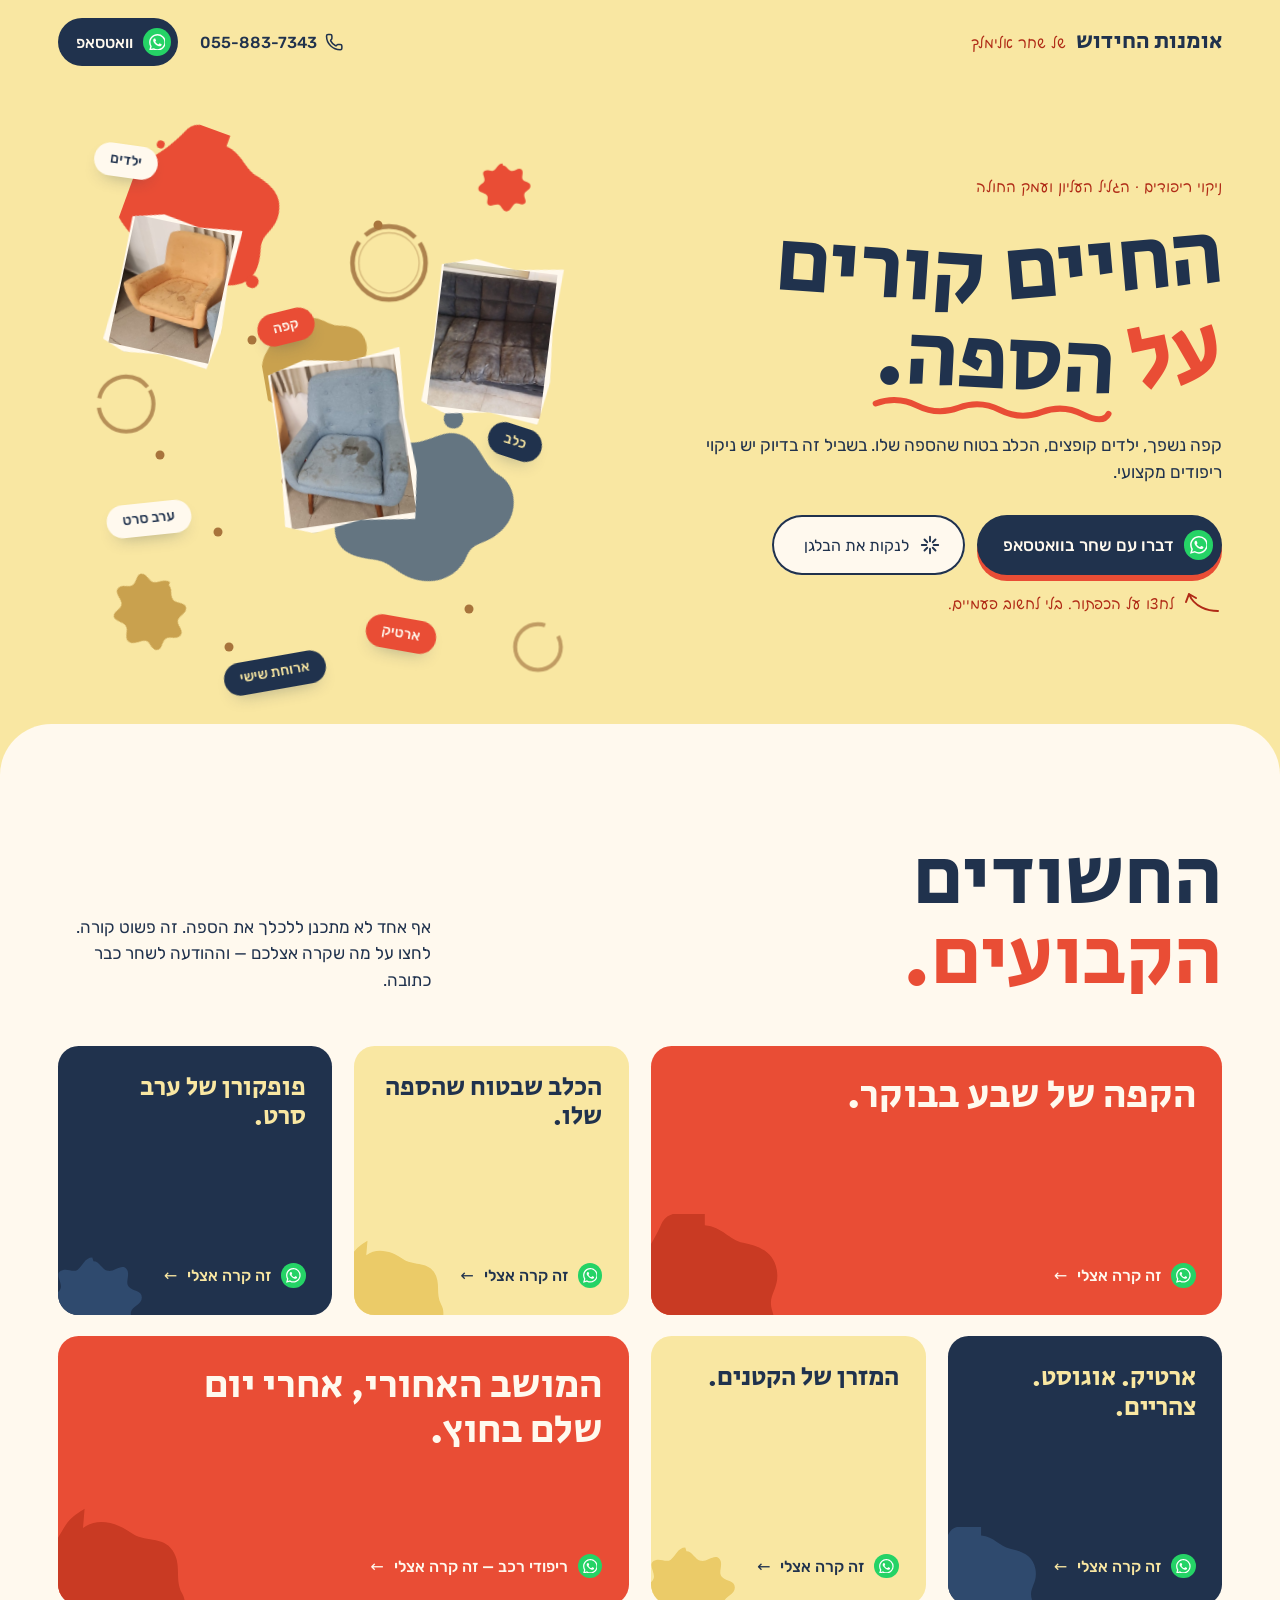
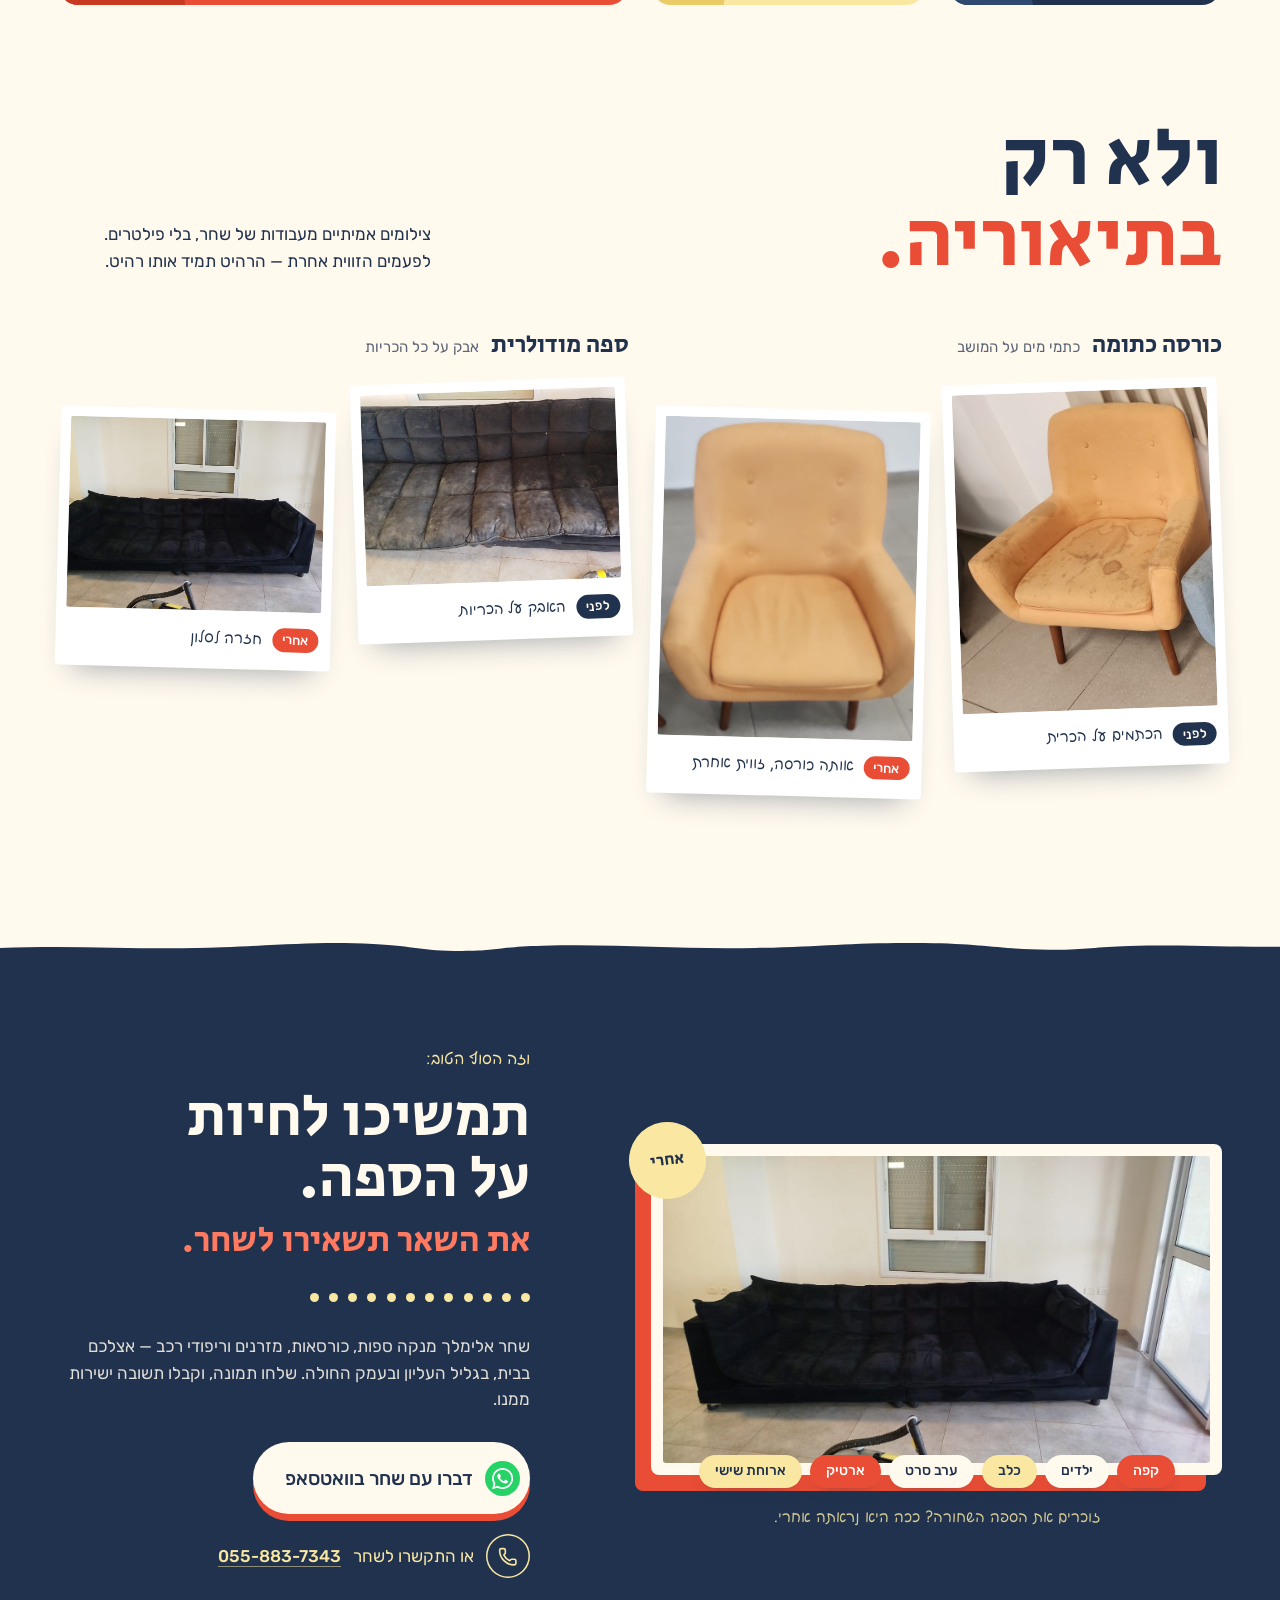
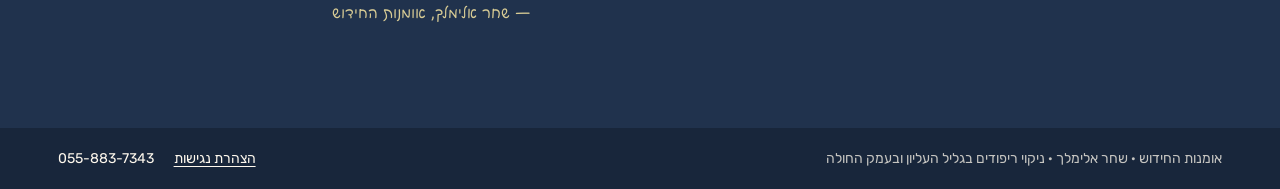
<file: index.html>
<!doctype html><html lang="he" dir="rtl"><head><meta charset="utf-8">
<meta name="viewport" content="width=device-width,initial-scale=1">
<title>אומנות החידוש — ניקוי ספות, כורסאות, מזרנים וריפודי רכב | שחר אלימלך</title>
<meta name="description" content="ניקוי ריפודים מקצועי אצלכם בבית, בגליל העליון ובעמק החולה: ספות, כורסאות, מזרנים וריפודי רכב. שלחו תמונה לשחר אלימלך בוואטסאפ.">
<meta name="theme-color" content="#F9E7A2">
<link rel="canonical" href="https://ilayelbaz2.github.io/omanut-hachidush/">
<link rel="icon" href="favicon.svg" type="image/svg+xml">
<link rel="apple-touch-icon" href="apple-touch-icon.png">
<meta property="og:type" content="website">
<meta property="og:locale" content="he_IL">
<meta property="og:title" content="אומנות החידוש — החיים קורים על הספה">
<meta property="og:description" content="ניקוי ריפודים מקצועי אצלכם בבית, בגליל העליון ובעמק החולה: ספות, כורסאות, מזרנים וריפודי רכב. שלחו תמונה לשחר אלימלך בוואטסאפ.">
<meta property="og:url" content="https://ilayelbaz2.github.io/omanut-hachidush/">
<meta property="og:image" content="https://ilayelbaz2.github.io/omanut-hachidush/og.jpg">
<meta property="og:image:width" content="1200">
<meta property="og:image:height" content="630">
<meta name="twitter:card" content="summary_large_image">
<link rel="preload" href="fonts/secular-one-hebrew-400-normal.woff2" as="font" type="font/woff2" crossorigin>
<link rel="preload" href="fonts/rubik-hebrew-400-normal.woff2" as="font" type="font/woff2" crossorigin>
<script type="application/ld+json">{"@context": "https://schema.org", "@type": "LocalBusiness", "name": "אומנות החידוש", "description": "ניקוי ריפודים מקצועי אצלכם בבית, בגליל העליון ובעמק החולה: ספות, כורסאות, מזרנים וריפודי רכב. שלחו תמונה לשחר אלימלך בוואטסאפ.", "telephone": "+972-55-883-7343", "url": "https://ilayelbaz2.github.io/omanut-hachidush/", "image": "https://ilayelbaz2.github.io/omanut-hachidush/og.jpg", "areaServed": [{"@type": "Place", "name": "הגליל העליון"}, {"@type": "Place", "name": "עמק החולה"}], "founder": {"@type": "Person", "name": "שחר אלימלך"}}</script>
<style>@font-face{font-display:swap;font-family:'Secular One';font-weight:400;src:url(fonts/secular-one-hebrew-400-normal.woff2) format('woff2')}
@font-face{font-display:swap;font-family:'Secular One';font-weight:400;src:url(fonts/secular-one-latin-400-normal.woff2) format('woff2')}
@font-face{font-display:swap;font-family:'Rubik';font-weight:400;src:url(fonts/rubik-hebrew-400-normal.woff2) format('woff2')}
@font-face{font-display:swap;font-family:'Rubik';font-weight:400;src:url(fonts/rubik-latin-400-normal.woff2) format('woff2')}
@font-face{font-display:swap;font-family:'Rubik';font-weight:500;src:url(fonts/rubik-hebrew-500-normal.woff2) format('woff2')}
@font-face{font-display:swap;font-family:'Rubik';font-weight:500;src:url(fonts/rubik-latin-500-normal.woff2) format('woff2')}
@font-face{font-display:swap;font-family:'Rubik';font-weight:600;src:url(fonts/rubik-hebrew-600-normal.woff2) format('woff2')}
@font-face{font-display:swap;font-family:'Rubik';font-weight:600;src:url(fonts/rubik-latin-600-normal.woff2) format('woff2')}
@font-face{font-display:swap;font-family:'Playpen Sans Hebrew';font-weight:400;src:url(fonts/playpen-sans-hebrew-hebrew-400-normal.woff2) format('woff2')}
@font-face{font-display:swap;font-family:'Playpen Sans Hebrew';font-weight:400;src:url(fonts/playpen-sans-hebrew-latin-400-normal.woff2) format('woff2')}
@font-face{font-display:swap;font-family:'Playpen Sans Hebrew';font-weight:600;src:url(fonts/playpen-sans-hebrew-hebrew-600-normal.woff2) format('woff2')}
@font-face{font-display:swap;font-family:'Playpen Sans Hebrew';font-weight:600;src:url(fonts/playpen-sans-hebrew-latin-600-normal.woff2) format('woff2')}
body{margin:0;background:#F9E7A2}
a{color:inherit}a:hover{color:inherit}
.cq{container-type:inline-size;container-name:lf;width:100%}
.lf,.lf *{box-sizing:border-box}
.lf img{display:block;max-width:none}
.lf button{font:inherit;color:inherit}
.lf{--bu:#F9E7A2;--to:#E94D35;--tod:#B02A16;--nv:#20324D;--cr:#FFF9EE;--wa:#25D366;--spr:cubic-bezier(.34,1.45,.55,1);--M:clamp(20px,4.5cqw,72px);--G:clamp(12px,1.7cqw,24px);--S:clamp(80px,9cqw,136px);--R:clamp(16px,1.6cqw,24px);background:var(--bu);color:var(--nv);font-family:'Rubik',system-ui,sans-serif;direction:rtl;overflow-x:clip;-webkit-font-smoothing:antialiased}
.hand{font-family:'Playpen Sans Hebrew','Rubik',cursive}
.grid12{display:grid;grid-template-columns:repeat(12,minmax(0,1fr));column-gap:var(--G)}

/* icons */
.wa-i{display:inline-flex;align-items:center;justify-content:center;width:1.75em;height:1.75em;border-radius:50%;background:var(--wa);color:#fff;flex:none}
.wa-i svg{width:60%;height:60%;display:block}
.ph-i{width:1.15em;height:1.15em;flex:none;display:block}

/* buttons */
.btn-wa{display:inline-flex;align-items:center;gap:.65em;text-decoration:none;font-weight:500;border-radius:999px;white-space:nowrap;transition:transform .45s var(--spr),box-shadow .3s}
.btn-wa.sm{min-height:48px;padding-block:0;padding-inline:7px 18px;font-size:16px;background:var(--nv);color:var(--cr)}
.btn-wa.lg{min-height:60px;padding-block:0;padding-inline:9px 26px;font-size:clamp(17px,1.3cqw,19px);background:var(--nv);color:var(--cr);box-shadow:0 6px 0 var(--to)}
.btn-wa.lg:hover{transform:translateY(-3px);box-shadow:0 9px 0 var(--to);color:var(--cr)}
.btn-wa.lg:active{transform:translateY(4px);box-shadow:0 2px 0 var(--to)}
.btn-wa.sm:hover{transform:scale(1.04);color:var(--cr)}
.btn-wa:focus-visible,.trig:focus-visible,.hd-tel:focus-visible,.tile:focus-visible,.call:focus-visible,.mbar a:focus-visible{outline:3px solid var(--to);outline-offset:4px}

/* header */
.hd{display:flex;justify-content:space-between;align-items:center;gap:16px;padding:18px var(--M)}
.brand{display:flex;align-items:baseline;gap:10px;text-decoration:none}
.brand b{font-family:'Secular One',sans-serif;font-weight:400;font-size:clamp(21px,1.8cqw,26px);line-height:1}
.brand .hand{font-size:15px;color:var(--tod)}
.hd-act{display:flex;align-items:center;gap:8px}
.hd-tel{display:inline-flex;align-items:center;gap:8px;min-height:48px;padding:0 14px;border-radius:999px;text-decoration:none;font-weight:500;font-size:16px;transition:background .3s}
.hd-tel:hover{background:rgba(32,50,77,.08)}
.hd-tel .num{direction:ltr}

/* ===== HERO ===== */
.hero{position:relative;padding-inline:var(--M);min-height:clamp(600px,50cqw,760px);--px:0;--py:0;--sx:50;--sy:-20}
.hero-t{grid-column:1 / span 6;align-self:center;position:relative;z-index:20;padding-block:40px 56px}
.eyebrow{margin:0 0 18px;font-size:clamp(15px,1.15cqw,17px);color:var(--tod)}
.hero h1{margin:0;font-family:'Secular One',sans-serif;font-weight:400;font-size:min(7.1cqw,106px);line-height:1.04;letter-spacing:-.01em}
.w{display:inline-block;transform:rotate(var(--wr)) translateY(var(--wy));transition:transform .9s var(--spr)}
.w1{--wr:-5deg;--wy:0em}.w2{--wr:4deg;--wy:.06em}.w3{--wr:-12deg;--wy:-.04em;color:var(--to)}.w4{--wr:3deg;--wy:.03em;position:relative}
.tidy .w{--wr:0deg;--wy:0em}
.w4 svg{position:absolute;right:0;left:0;bottom:-.1em;width:100%;height:.2em;overflow:visible}
.w4 .sq,.w4 .st{fill:none;stroke:var(--to);stroke-width:6;stroke-linecap:round;vector-effect:non-scaling-stroke}
.w4 .sq{transition:opacity .35s}
.w4 .st{stroke-dasharray:1000;stroke-dashoffset:1000;transition:stroke-dashoffset .9s .45s cubic-bezier(.7,0,.2,1)}
.tidy .w4 .sq{opacity:0}.tidy .w4 .st{stroke-dashoffset:0}
.swap{display:grid}
.swap>*{grid-area:1/1;transition:opacity .35s}
.swap>.b{opacity:0;visibility:hidden}
.tidy .swap>.a{opacity:0;visibility:hidden}
.tidy .swap>.b{opacity:1;visibility:visible}
.sub{margin:26px 0 0;max-width:31em;font-size:clamp(17px,1.35cqw,20px);line-height:1.55}
.ctas{display:flex;flex-wrap:wrap;align-items:center;gap:12px;margin-top:30px}
.trig{all:unset;box-sizing:border-box;cursor:pointer;display:inline-flex;align-items:center;gap:10px;min-height:60px;padding:0 24px;border-radius:999px;background:var(--cr);color:var(--nv);font-weight:500;font-size:clamp(17px,1.3cqw,19px);box-shadow:inset 0 0 0 2px var(--nv);transition:transform .45s var(--spr)}
.trig:hover{transform:rotate(-3deg) scale(1.04)}
.trig .spark{width:22px;height:22px;flex:none;transition:transform .8s var(--spr)}
.tidy .trig .spark{transform:rotate(180deg)}
.trig .swap{white-space:nowrap}
.note{display:flex;align-items:flex-start;gap:8px;margin:18px 0 0;font-size:clamp(15px,1.1cqw,17px);color:var(--tod)}
.note svg{width:40px;height:26px;flex:none;margin-top:-4px}

/* playground */
.play{grid-column:7 / span 6;position:relative;align-self:stretch;min-height:520px}
.ce{position:absolute;z-index:var(--z,3);left:calc(var(--x0) * 1%);top:calc(var(--y0) * 1%);width:var(--w,auto);transform:translate(-50%,-50%) rotate(calc(var(--r0,0) * 1deg)) scale(var(--s0,1));opacity:var(--o0,1);--dl:calc(var(--i) * 30ms);transition:left 1.05s var(--spr) var(--dl),top 1.05s var(--spr) var(--dl),transform 1.05s var(--spr) var(--dl),opacity .4s ease calc(var(--dl) + .3s)}
.tidy .ce{left:calc(var(--x1) * 1%);top:calc(var(--y1) * 1%);transform:translate(var(--ax1,-50%),-50%) rotate(calc(var(--r1,0) * 1deg)) scale(var(--s1,1));opacity:var(--o1,1)}
.tidy .ce.suck{left:calc(var(--sx) * 1%);top:calc(var(--sy) * 1%);transition-timing-function:cubic-bezier(.6,0,.8,.3);transition-duration:.7s,.7s,.7s,.2s;--o1:0;--s1:0}
.pz{display:block;transform:translate(calc(var(--px) * var(--d,12) * 1px),calc(var(--py) * var(--d,12) * 1px));transition:transform .5s cubic-bezier(.2,.8,.2,1)}
.tidy .pz{transform:none}
.wob{display:block;animation:wob 2.3s ease-in-out 2 alternate;animation-delay:calc(var(--i) * -.7s)}
.tidy .wob{animation:none}
@keyframes wob{0%{transform:rotate(-3deg)}100%{transform:rotate(3deg) translateY(-6px)}}
.ct{display:block;animation:drop .9s var(--spr) both;animation-delay:calc(.2s + var(--i) * 40ms)}
@keyframes drop{from{transform:translateY(-220px) rotate(-24deg);opacity:0}to{transform:none;opacity:1}}
.stn{display:block;mix-blend-mode:multiply}
.stn svg,.rng svg{display:block;width:100%;height:auto}
.stn.c1{color:var(--to)}.stn.c2{color:#3F5878}.stn.c3{color:#C9A14E}
.rng{display:block;color:#9C6B3A}
.crm{display:block;width:9px;height:9px;border-radius:50%;background:#A8743C}
.stk{display:inline-block;white-space:nowrap;padding:8px 16px;border-radius:999px;background:var(--cr);font-weight:500;font-size:clamp(14px,1.1cqw,16px);line-height:1.2;box-shadow:0 8px 18px -10px rgba(32,50,77,.45)}
.stk.t{background:var(--to);color:var(--cr)}
.stk.n{background:var(--nv);color:var(--bu)}
.ce.cardw{width:auto;height:var(--h,76%);aspect-ratio:1320/1920}
.card{position:relative;display:block;width:100%;height:100%;background:var(--cr);padding:10px;border-radius:8px;box-shadow:0 0 0 var(--to),0 30px 50px -30px rgba(32,50,77,.6);transition:box-shadow .6s ease .55s}
.tidy .card{box-shadow:-16px 16px 0 var(--to),0 30px 50px -30px rgba(32,50,77,.6)}
.card img{width:100%;height:100%;object-fit:cover;border-radius:3px}
.frg{position:relative;display:block;aspect-ratio:4/5;background:var(--cr);padding:6px;box-shadow:0 14px 26px -14px rgba(32,50,77,.55);clip-path:polygon(3% 6%,30% 0%,62% 4%,100% 0%,97% 40%,100% 72%,94% 100%,55% 96%,20% 100%,0% 94%,4% 52%);transition:clip-path 1s var(--spr) var(--dl),padding .6s ease var(--dl)}
.frg img{width:100%;height:100%;object-fit:cover}
.frg.pol .lb{position:absolute;left:0;right:0;bottom:4px;text-align:center;font-size:14px;line-height:1.3;opacity:0;transition:opacity .4s 1s}
.tidy .frg.pol{clip-path:polygon(0% 0%,30% 0%,62% 0%,100% 0%,100% 40%,100% 72%,100% 100%,55% 100%,20% 100%,0% 100%,0% 52%);padding:6px 6px 26px}
.tidy .frg.pol .lb{opacity:1}
.bdg{display:flex;align-items:center;justify-content:center;width:100%;aspect-ratio:1;border-radius:50%;background:var(--nv);color:var(--bu);font-family:'Secular One',sans-serif;font-size:clamp(15px,1.3cqw,19px)}

/* ===== SECTION SHELL ===== */
.paper{background:var(--cr);border-radius:clamp(28px,4cqw,56px) clamp(28px,4cqw,56px) 0 0;padding:var(--S) var(--M) calc(var(--S) * 1.35)}
.sh{align-items:end;margin-bottom:clamp(32px,3.6cqw,56px)}
.sh h2{grid-column:1 / span 7;margin:0;font-family:'Secular One',sans-serif;font-weight:400;font-size:min(6.4cqw,92px);line-height:.98}
.sh h2 span{color:var(--to)}
.sh p{grid-column:9 / span 4;margin:0;font-size:clamp(17px,1.3cqw,19px);line-height:1.55;padding-bottom:.4em}

/* tiles */
.tiles{display:grid;grid-template-columns:repeat(12,minmax(0,1fr));gap:var(--G);grid-auto-rows:clamp(240px,21cqw,300px)}
.tile{position:relative;display:flex;flex-direction:column;justify-content:space-between;gap:16px;padding:clamp(20px,2.1cqw,32px);border-radius:var(--R);text-decoration:none;overflow:hidden;isolation:isolate;transition:transform .5s var(--spr)}
.tile.wide{grid-column:span 6}.tile.small{grid-column:span 3}
.tile:hover,.tile:focus-visible{transform:rotate(-1deg) scale(1.015)}
.tile.k1{background:var(--to);color:var(--cr)}
.tile.k2{background:var(--bu);color:var(--nv)}
.tile.k3{background:var(--nv);color:var(--bu)}
.tile h3{position:relative;z-index:1;margin:0;font-family:'Secular One',sans-serif;font-weight:400;font-size:clamp(23px,2.05cqw,31px);line-height:1.12;max-width:13em}
.tile.wide h3{font-size:clamp(28px,3.1cqw,46px);max-width:12em}
.tile .go{position:relative;z-index:1;display:inline-flex;align-items:center;gap:10px;font-size:16px;font-weight:500;align-self:flex-start}
.tile .go .wa-i{font-size:14px}
.tile .go .ar{transition:transform .4s var(--spr)}
.tile:hover .go .ar{transform:translateX(-6px)}
.tile .sv{position:absolute;z-index:0;left:-9%;bottom:-16%;width:44%;transition:transform .8s var(--spr)}
.tile.wide .sv{width:28%;left:-4%;bottom:-22%}
.tile .sv svg{display:block;width:100%;height:auto}
.tile.k1 .sv{color:#C93A23}.tile.k2 .sv{color:#EBCB68}.tile.k3 .sv{color:#2F4A6E}
.tile:hover .sv,.tile:focus-visible .sv{transform:scale(.12) rotate(120deg)}
.tile .hint{position:absolute;z-index:1;left:clamp(20px,2.1cqw,32px);bottom:clamp(22px,2.3cqw,34px);font-size:14px;opacity:0;transform:translateY(6px);transition:opacity .35s,transform .45s var(--spr)}
.tile:hover .hint,.tile:focus-visible .hint{opacity:1;transform:none}

/* proof */
.proof{padding-top:var(--S)}
.pairs{row-gap:clamp(48px,5cqw,72px)}
.pair{grid-column:span 6}
.pair h3{margin:0 0 18px;display:flex;align-items:baseline;gap:12px;font-family:'Secular One',sans-serif;font-weight:400;font-size:clamp(22px,1.9cqw,28px)}
.pair h3 small{font-family:'Rubik',sans-serif;font-size:15px;color:#5A6577}
.duo{display:grid;grid-template-columns:1fr 1fr;gap:var(--G);align-items:start}
.pc{margin:0;background:#fff;padding:10px 10px 0;border-radius:4px;box-shadow:0 18px 30px -18px rgba(32,50,77,.45);transform:rotate(var(--r));transition:transform .5s var(--spr)}
.pc:hover{transform:rotate(0) scale(1.03)}
.pc.af{margin-top:28px}
.pc img{width:100%;aspect-ratio:var(--ar,4/5);object-fit:cover;object-position:var(--op,50% 50%);border-radius:2px}
.pc figcaption{display:flex;align-items:center;gap:10px;min-height:58px;padding:10px 2px 12px;font-size:15px;line-height:1.35}
.pc figcaption b{flex:none;font-family:'Rubik',sans-serif;font-weight:500;font-size:13px;padding:3px 10px;border-radius:999px;background:var(--nv);color:var(--cr)}
.pc.af figcaption b{background:var(--to);color:#fff}

/* ===== FINALE ===== */
.fin{position:relative;margin-top:0;background:var(--nv);color:var(--cr);padding:clamp(72px,7.5cqw,120px) var(--M) clamp(80px,8cqw,128px);--sp:1}
.spill{position:absolute;left:0;right:0;bottom:calc(100% - 2px);height:clamp(56px,7cqw,120px);transform-origin:50% 100%;transform:scaleY(calc(.15 + var(--sp) * .85));pointer-events:none}
.spill svg{display:block;width:100%;height:100%}
.fin-grid{align-items:center;row-gap:0}
.fin-photo{grid-column:1 / span 6;grid-row:1 / span 2;position:relative}
.fin-top{grid-column:8 / span 5;grid-row:1;align-self:end}
.fin-bot{grid-column:8 / span 5;grid-row:2;align-self:start}
.kick{margin:0 0 16px;font-size:clamp(16px,1.25cqw,18px);color:var(--bu)}
.fin h2{margin:0;font-family:'Secular One',sans-serif;font-weight:400;font-size:min(4.6cqw,68px);line-height:1.04}
.fw{display:block;overflow:hidden;padding-bottom:.08em;margin-bottom:-.08em}
.fw>span{display:inline-block;transition:transform .9s var(--spr);transition-delay:calc(.5s + var(--k) * 110ms)}
.lead{margin:12px 0 0;font-family:'Secular One',sans-serif;font-size:min(2.7cqw,40px);line-height:1.15;color:#FF7A61;transition:opacity .6s 1s,transform .8s var(--spr) 1s}
.stitch{display:flex;align-items:center;gap:clamp(8px,.8cqw,12px);margin:26px 0 0;height:20px}
.dot{position:relative;width:9px;height:9px;flex:none;transition:transform 1s var(--spr);transition-delay:calc(var(--k) * 45ms)}
.dot::after{content:"";position:absolute;inset:0;border-radius:50%;background:var(--bu);transition:opacity .3s;transition-delay:calc(.6s + var(--k) * 45ms)}
.dot svg{position:absolute;left:50%;top:50%;width:900%;height:auto;transform:translate(-50%,-50%);color:var(--to);opacity:0;transition:opacity .4s;transition-delay:calc(.3s + var(--k) * 45ms)}
.fin-sub{margin:26px 0 0;max-width:32em;font-size:clamp(17px,1.3cqw,19px);line-height:1.55;color:rgba(255,249,238,.86)}
.fin-cta{margin-top:30px;display:flex;flex-direction:column;align-items:flex-start;gap:18px}
.btn-wa.xl{min-height:72px;padding-block:0;padding-inline:10px 32px;font-size:clamp(18px,1.5cqw,22px);background:var(--cr);color:var(--nv);box-shadow:0 7px 0 var(--to);transition:transform .7s var(--spr),box-shadow .3s,opacity .5s}
.btn-wa.xl .wa-i{font-size:1.05em}
.btn-wa.xl:hover{transform:translateY(-3px) scale(1.02);box-shadow:0 10px 0 var(--to);color:var(--nv)}
.btn-wa.xl:active{transform:translateY(4px);box-shadow:0 3px 0 var(--to)}
.call{display:inline-flex;align-items:center;gap:12px;min-height:48px;text-decoration:none;color:var(--bu);font-size:17px}
.call .ci{display:inline-flex;align-items:center;justify-content:center;width:44px;height:44px;border-radius:50%;box-shadow:inset 0 0 0 1.5px var(--bu);transition:background .3s,color .3s}
.call:hover{color:var(--bu)}
.call:hover .ci{background:var(--bu);color:var(--nv)}
.call .num{direction:ltr;font-weight:500;border-bottom:1.5px solid rgba(249,231,162,.5)}
.sig{margin:22px 0 0;font-size:15px;color:rgba(249,231,162,.85)}
.frame{position:relative;background:var(--cr);padding:12px;border-radius:8px;box-shadow:-16px 16px 0 var(--to);transition:transform 1.1s var(--spr),opacity .6s,box-shadow .6s ease .7s}
.frame img{width:100%;aspect-ratio:1320/741;object-fit:cover;border-radius:3px}
.frame .bdg2{position:absolute;top:-22px;left:-22px;width:clamp(64px,6cqw,84px);aspect-ratio:1;border-radius:50%;background:var(--bu);color:var(--nv);display:flex;align-items:center;justify-content:center;font-family:'Secular One',sans-serif;font-size:clamp(15px,1.3cqw,19px);transform:rotate(-8deg);transition:transform .7s var(--spr) .9s}
.tags{position:relative;z-index:2;display:flex;flex-wrap:wrap;justify-content:center;gap:8px;margin:-20px 24px 0;padding:0}
.tags .stk{color:var(--nv)}
.tags .stk.t{color:#fff}
.tags .stk.n{background:var(--bu);color:var(--nv)}
.tags .stk{transition:transform 1s var(--spr);transition-delay:calc(.15s + var(--k) * 60ms)}
.fcap{margin:18px 0 0;text-align:center;font-size:15px;color:rgba(249,231,162,.85)}
.ffoot{display:flex;flex-wrap:wrap;justify-content:space-between;gap:10px 24px;padding:22px var(--M);background:#18263B;color:rgba(255,249,238,.75);font-size:14px}
.ffoot a{text-decoration:none;direction:ltr;color:var(--cr)}

/* finale: pre-state (only with JS) */
.js .fin:not(.go) .frame{transform:rotate(7deg) scale(.86) translateY(30px);opacity:0;box-shadow:0 0 0 var(--to)}
.js .fin:not(.go) .bdg2{transform:rotate(-8deg) scale(0)}
.js .fin:not(.go) .tags .stk{transform:translate(var(--fx),var(--fy)) rotate(var(--fr))}
.js .fin:not(.go) .dot{transform:translate(var(--fx),var(--fy)) scale(1.6)}
.js .fin:not(.go) .dot svg{opacity:.9}
.js .fin:not(.go) .dot::after{opacity:0}
.js .fin:not(.go) .fw>span{transform:translateY(108%) rotate(5deg)}
.js .fin:not(.go) .lead{opacity:0;transform:translateY(16px)}
.js .fin:not(.go) .fin-sub,.js .fin:not(.go) .call,.js .fin:not(.go) .sig{opacity:0;transform:translateY(14px)}
.js .fin:not(.go) .btn-wa.xl{opacity:0;transform:scale(.7)}
.fin-sub,.call,.sig{transition:opacity .6s,transform .7s var(--spr)}
.fin-sub{transition-delay:1.15s}.call{transition-delay:1.45s}.sig{transition-delay:1.6s}
.fin.go .btn-wa.xl{transition-delay:1.3s,0s,1.3s}
.fin.go .btn-wa.xl .wa-i{animation:wig .8s ease 2.1s 1 both}
@keyframes wig{0%,100%{transform:rotate(0)}25%{transform:rotate(-14deg)}50%{transform:rotate(10deg)}75%{transform:rotate(-6deg)}}

/* reveal */
.js [data-rv]{opacity:0;transform:translateY(24px);transition:opacity .8s ease,transform .9s var(--spr);transition-delay:var(--dly,0s)}
.js [data-rv].in{opacity:1;transform:none}
.js .tile[data-rv].in:hover{transform:rotate(-1deg) scale(1.015)}

/* mobile bar */
.mbar{display:none}

/* ===== STACKED (tablet + phone) ===== */
@container lf (max-width:900px){
.hero{display:block;min-height:0}
.hero-t{padding-block:24px 30px}
.hero h1{font-size:min(14.2cqw,104px)}
.play{height:min(150cqw,820px);min-height:0}
.ce{left:calc(var(--mx0,var(--x0)) * 1%);top:calc(var(--my0,var(--y0)) * 1%);width:var(--mw,var(--w,auto))}
.tidy .ce{left:calc(var(--mx1,var(--x1)) * 1%);top:calc(var(--my1,var(--y1)) * 1%);transform:translate(var(--max1,-50%),-50%) rotate(calc(var(--r1,0) * 1deg)) scale(var(--ms1,var(--s1,1)))}
.ce.cardw{height:var(--mh,60%);width:auto}
.ce.dsk{display:none}
.sh h2,.sh p{grid-column:1 / -1}
.sh p{margin-top:16px}
.sh h2{font-size:min(12.5cqw,88px)}
.tiles{grid-template-columns:repeat(2,minmax(0,1fr));grid-auto-rows:minmax(200px,auto)}
.tile.wide{grid-column:span 2}.tile.small{grid-column:span 1}
.tile.wide .sv{width:30%}
.pair{grid-column:1 / -1}
.fin-photo,.fin-top,.fin-bot{grid-column:1 / -1;grid-row:auto}
.fin-photo{margin:40px 0 0}
.fin-bot{margin-top:28px}
.fin h2{font-size:min(11.5cqw,76px)}
.lead{font-size:min(6.6cqw,40px)}
.mbar{display:flex;gap:8px;position:sticky;bottom:0;z-index:50;margin-top:-76px;height:76px;align-items:center;padding:10px var(--M) 12px;background:var(--bu);box-shadow:0 -10px 24px -16px rgba(32,50,77,.35);transition:transform .4s cubic-bezier(.2,.8,.2,1)}
.lf.atend .mbar{transform:translateY(110%)}
.mbar a{display:inline-flex;align-items:center;justify-content:center;gap:10px;min-height:54px;border-radius:999px;text-decoration:none;font-weight:500;font-size:16px;white-space:nowrap}
.mbar .w{flex:1;background:var(--nv);color:var(--cr);padding-inline:6px 14px}
.mbar .p{padding:0 18px;background:var(--cr);color:var(--nv);box-shadow:inset 0 0 0 1.5px var(--nv)}
.ffoot{padding-bottom:96px}
}
@container lf (max-width:560px){
.hd{padding:14px var(--M)}
.brand .hand,.hd-tel .num,.btn-wa.sm .t{display:none}
.hd-tel{width:48px;padding:0;justify-content:center;box-shadow:inset 0 0 0 1.5px var(--nv)}
.btn-wa.sm{padding:0 7px}
.eyebrow{font-size:15px;margin-bottom:14px}
.sub{font-size:17px;margin-top:20px}
.ctas{gap:10px;margin-top:24px}
.ctas .btn-wa.lg,.ctas .trig{width:100%;justify-content:center}
.ctas .btn-wa.lg{padding-inline:8px 20px}
.note{margin-top:14px}
.stk{font-size:14px;padding:7px 13px}
.tile{padding:18px;gap:12px}
.tile.small{min-height:220px}
.tile h3{font-size:20px}
.tile .go{font-size:14px;white-space:nowrap;gap:8px}
.tile.small .go .ar{display:none}
.tile.wide h3{font-size:24px}
.tile .sv{width:52%;bottom:-12%}
.tile .hint{display:none}
.pc{padding:7px 7px 0}
.pc.af{margin-top:18px}
.pc figcaption{min-height:62px;padding:8px 0 10px;font-size:13.5px;flex-direction:column;align-items:flex-start;gap:6px}
.pc figcaption b{font-size:12px;padding:2px 9px}
.pair h3{flex-direction:column;gap:4px}
.tags{margin:-18px 0 0;gap:8px 6px;display:grid;grid-template-columns:repeat(3,auto);justify-content:center}
.btn-wa.xl{width:100%;justify-content:center;min-height:64px;padding-inline:8px 18px;font-size:18px}
.frame{padding:8px;box-shadow:-10px 10px 0 var(--to)}
.frame .bdg2{top:-16px;left:-10px}
}

/* reduced motion */
.rm *,.rm *::before,.rm *::after{animation:none !important;transition-duration:.01ms !important;transition-delay:0s !important}

@media (hover:none){.trig:hover{transform:none}.js .tile[data-rv].in:hover,.tile:hover{transform:none}.pc:hover{transform:rotate(var(--r))}.btn-wa.lg:hover,.btn-wa.xl:hover,.btn-wa.sm:hover{transform:none}.tile:hover .sv{transform:none}}

.bdg-in{position:absolute;top:calc(clamp(60px,6cqw,84px) / -2.6);left:calc(clamp(60px,6cqw,84px) / -2.6);width:clamp(60px,6cqw,84px);aspect-ratio:1;border-radius:50%;background:var(--nv);color:var(--bu);display:flex;align-items:center;justify-content:center;font-family:'Secular One',sans-serif;font-size:clamp(15px,1.3cqw,19px);box-shadow:0 0 0 5px var(--bu),0 0 0 7px #A8743C;transform:rotate(-8deg) scale(0);transition:transform .6s var(--spr) .85s}
.tidy .bdg-in{transform:rotate(-8deg) scale(1)}
.tidy .ce.pol-ce{left:calc(var(--tx,88) * 1%);top:calc(var(--ty,78) * 1%)}
.tags{justify-items:center}

.skip{position:absolute;top:-100px;right:16px;z-index:200;padding:12px 18px;border-radius:999px;background:var(--nv);color:var(--cr);text-decoration:none;font-weight:500}
.skip:focus{top:12px;color:var(--cr)}
.ffoot .acc{color:var(--cr);text-decoration:underline;text-underline-offset:3px;direction:rtl}
</style></head><body>
<div class="cq"><div class="lf" data-root="1">
<a class="skip" href="#main">דילוג לתוכן הראשי</a>

<header class="hd">
<a class="brand" href="#top"><b>אומנות החידוש</b><span class="hand">של שחר אלימלך</span></a>
<div class="hd-act">
<a class="hd-tel" href="tel:+972558837343" aria-label="התקשרו לשחר: 055-883-7343"><svg class="ph-i" viewBox="0 0 24 24" fill="none" stroke="currentColor" stroke-width="2" stroke-linecap="round" stroke-linejoin="round" aria-hidden="true"><path d="M13.832 16.568a1 1 0 0 0 1.213-.303l.355-.465A2 2 0 0 1 17 15h3a2 2 0 0 1 2 2v3a2 2 0 0 1-2 2A18 18 0 0 1 2 4a2 2 0 0 1 2-2h3a2 2 0 0 1 2 2v3a2 2 0 0 1-.8 1.6l-.468.351a1 1 0 0 0-.292 1.233 14 14 0 0 0 6.392 6.384"></path></svg><span class="num">055-883-7343</span></a>
<a class="btn-wa sm" href="https://wa.me/972558837343" aria-label="דברו עם שחר בוואטסאפ"><span class="wa-i" aria-hidden="true"><svg viewBox="0 0 24 24"><path fill="currentColor" d="M17.472 14.382c-.297-.149-1.758-.867-2.03-.967-.273-.099-.471-.148-.67.15-.197.297-.767.966-.94 1.164-.173.199-.347.223-.644.075-.297-.15-1.255-.463-2.39-1.475-.883-.788-1.48-1.761-1.653-2.059-.173-.297-.018-.458.13-.606.134-.133.298-.347.446-.52.149-.174.198-.298.298-.497.099-.198.05-.371-.025-.52-.075-.149-.669-1.612-.916-2.207-.242-.579-.487-.5-.669-.51-.173-.008-.371-.01-.57-.01-.198 0-.52.074-.792.372-.272.297-1.04 1.016-1.04 2.479 0 1.462 1.065 2.875 1.213 3.074.149.198 2.096 3.2 5.077 4.487.709.306 1.262.489 1.694.625.712.227 1.36.195 1.871.118.571-.085 1.758-.719 2.006-1.413.248-.694.248-1.289.173-1.413-.074-.124-.272-.198-.57-.347m-5.421 7.403h-.004a9.87 9.87 0 01-5.031-1.378l-.361-.214-3.741.982.998-3.648-.235-.374a9.86 9.86 0 01-1.51-5.26c.001-5.45 4.436-9.884 9.888-9.884 2.64 0 5.122 1.03 6.988 2.898a9.825 9.825 0 012.893 6.994c-.003 5.45-4.437 9.884-9.885 9.884m8.413-18.297A11.815 11.815 0 0012.05 0C5.495 0 .16 5.335.157 11.892c0 2.096.547 4.142 1.588 5.945L.057 24l6.305-1.654a11.882 11.882 0 005.683 1.448h.005c6.554 0 11.89-5.335 11.893-11.893a11.821 11.821 0 00-3.48-8.413Z"></path></svg></span><span class="t">וואטסאפ</span></a>
</div>
</header>

<main id="main" tabindex="-1">
<section class="hero grid12" id="top">
<div class="hero-t">
<p class="eyebrow hand">ניקוי ריפודים · הגליל העליון ועמק החולה</p>
<h1><span class="w w1">החיים</span> <span class="w w2">קורים</span><br><span class="w w3">על</span> <span class="w w4">הספה.<svg viewBox="0 0 300 20" preserveAspectRatio="none" aria-hidden="true"><path class="sq" d="M4 12 Q 30 2 56 12 T 108 12 T 160 12 T 212 12 T 264 12 T 296 10"></path><path class="st" d="M4 12 L 296 12"></path></svg></span></h1>
<p class="sub swap"><span class="a">קפה נשפך, ילדים קופצים, הכלב בטוח שהספה שלו. בשביל זה בדיוק יש ניקוי ריפודים מקצועי.</span><span class="b">ככה נראית אותה כורסה אחרי שחר. ספות, כורסאות, מזרנים וריפודי רכב — אצלכם בבית.</span></p>
<div class="ctas">
<a class="btn-wa lg" href="https://wa.me/972558837343?text=%D7%A9%D7%9C%D7%95%D7%9D%20%D7%A9%D7%97%D7%A8%2C%20%D7%92%D7%9D%20%D7%90%D7%A6%D7%9C%D7%A0%D7%95%20%D7%94%D7%97%D7%99%D7%99%D7%9D%20%D7%A7%D7%95%D7%A8%D7%99%D7%9D%20%D7%A2%D7%9C%20%D7%94%D7%A1%D7%A4%D7%94"><span class="wa-i" aria-hidden="true"><svg viewBox="0 0 24 24"><path fill="currentColor" d="M17.472 14.382c-.297-.149-1.758-.867-2.03-.967-.273-.099-.471-.148-.67.15-.197.297-.767.966-.94 1.164-.173.199-.347.223-.644.075-.297-.15-1.255-.463-2.39-1.475-.883-.788-1.48-1.761-1.653-2.059-.173-.297-.018-.458.13-.606.134-.133.298-.347.446-.52.149-.174.198-.298.298-.497.099-.198.05-.371-.025-.52-.075-.149-.669-1.612-.916-2.207-.242-.579-.487-.5-.669-.51-.173-.008-.371-.01-.57-.01-.198 0-.52.074-.792.372-.272.297-1.04 1.016-1.04 2.479 0 1.462 1.065 2.875 1.213 3.074.149.198 2.096 3.2 5.077 4.487.709.306 1.262.489 1.694.625.712.227 1.36.195 1.871.118.571-.085 1.758-.719 2.006-1.413.248-.694.248-1.289.173-1.413-.074-.124-.272-.198-.57-.347m-5.421 7.403h-.004a9.87 9.87 0 01-5.031-1.378l-.361-.214-3.741.982.998-3.648-.235-.374a9.86 9.86 0 01-1.51-5.26c.001-5.45 4.436-9.884 9.888-9.884 2.64 0 5.122 1.03 6.988 2.898a9.825 9.825 0 012.893 6.994c-.003 5.45-4.437 9.884-9.885 9.884m8.413-18.297A11.815 11.815 0 0012.05 0C5.495 0 .16 5.335.157 11.892c0 2.096.547 4.142 1.588 5.945L.057 24l6.305-1.654a11.882 11.882 0 005.683 1.448h.005c6.554 0 11.89-5.335 11.893-11.893a11.821 11.821 0 00-3.48-8.413Z"></path></svg></span><span>דברו עם שחר בוואטסאפ</span></a>
<button type="button" class="trig" data-act="toggle" aria-pressed="false"><svg class="spark" viewBox="0 0 24 24" fill="none" stroke="currentColor" stroke-width="2" stroke-linecap="round" aria-hidden="true"><path d="M12 3v5M12 16v5M3 12h5M16 12h5M6 6l3 3M15 15l3 3M18 6l-3 3M9 15l-3 3"></path></svg><span class="swap"><span class="a">לנקות את הבלגן</span><span class="b">להחזיר את החיים</span></span></button>
</div>
<p class="note hand"><svg viewBox="0 0 40 26" fill="none" stroke="currentColor" stroke-width="2" stroke-linecap="round" aria-hidden="true"><path d="M36 22 C 26 22, 12 18, 7 5 M7 5 L 4 13 M7 5 L 14 9"></path></svg><span class="swap"><span class="a">לחצו על הכפתור. בלי לחשוב פעמיים.</span><span class="b">זה הצילום האמיתי של הכורסה, אחרי הניקוי.</span></span></p>
</div>

<div class="play" data-play="1">
<span class="ce cardw" style="--i:0;--z:5;--h:76%;--mh:60%;--x0:62;--y0:50;--r0:12;--s0:.6;--o0:0;--x1:62;--y1:50;--r1:0;--mx0:50;--my0:34;--mx1:50;--my1:34"><span class="card"><img src="img/blue-after.jpg" alt="הכורסה הכחולה אחרי הניקוי"><span class="bdg-in" aria-hidden="true">אחרי</span></span></span>
<span class="ce pol-ce" style="--i:1;--z:6;--w:22%;--mw:min(26%,170px);--x0:50;--y0:56;--r0:-8;--s0:1.1;--x1:88;--y1:78;--r1:4;--s1:1;--mx0:48;--my0:48;--mx1:84;--my1:58;--ms1:1"><span class="pz" style="--d:14"><span class="wob"><span class="ct"><span class="frg pol"><img src="img/blue-before.jpg" alt="הכורסה הכחולה לפני הניקוי"><span class="lb hand">לפני</span></span></span></span></span></span>
<span class="ce suck" style="--i:2;--z:4;--w:20%;--mw:min(28%,170px);--x0:20;--y0:32;--r0:12;--mx0:20;--my0:28" aria-hidden="true"><span class="pz" style="--d:-18"><span class="wob"><span class="ct"><span class="frg"><img src="img/orange-before.jpg" alt=""></span></span></span></span></span>
<span class="ce suck" style="--i:3;--z:4;--w:22%;--mw:min(32%,190px);--x0:76;--y0:40;--r0:7;--mx0:76;--my0:74" aria-hidden="true"><span class="pz" style="--d:22"><span class="wob"><span class="ct"><span class="frg"><img src="img/sofa-before.jpg" alt=""></span></span></span></span></span>
<span class="ce suck" style="--i:5;--z:3;--w:16%;--mw:min(24%,84px);--x0:58;--y0:28;--mx0:62;--my0:24" aria-hidden="true"><span class="pz" style="--d:-20"><span class="wob"><span class="ct rng"><svg viewBox="0 0 100 100"><circle cx="50" cy="50" r="40" fill="none" stroke="currentColor" stroke-width="5" stroke-dasharray="150 10 60 8" opacity=".8"></circle><circle cx="50" cy="50" r="33" fill="none" stroke="currentColor" stroke-width="1.5" opacity=".35"></circle></svg></span></span></span></span>
<span class="ce suck" style="--i:6;--z:2;--w:28%;--mw:min(42%,220px);--x0:26;--y0:20;--r0:20;--mx0:28;--my0:18" aria-hidden="true"><span class="pz" style="--d:26"><span class="wob"><span class="ct stn c1"><svg viewBox="0 0 200 200"><path fill="currentColor" d="M96 14c22 2 30 18 48 22s38 10 42 34-12 30-6 50 8 42-16 54-36 2-52 14-34 24-56 10-14-30-34-40-38-24-30-46 6-36 20-52 22-30 30-48 32-14 54-12z"></path><circle cx="184" cy="162" r="8" fill="currentColor"></circle><circle cx="18" cy="40" r="5" fill="currentColor"></circle></svg></span></span></span></span>
<span class="ce suck" style="--i:7;--z:2;--w:34%;--mw:min(48%,260px);--x0:64;--y0:66;--r0:-30;--mx0:70;--my0:60" aria-hidden="true"><span class="pz" style="--d:-12"><span class="wob"><span class="ct stn c2"><svg viewBox="0 0 200 200"><path fill="currentColor" opacity=".8" d="M60 30c18-14 44-6 60 6s40 4 52 22 2 36 12 54-2 44-26 50-30-6-46 6-40 10-56-6-12-28-28-40-30-26-18-48 18-30 26-44 20-20 26-24z"></path><circle cx="172" cy="38" r="10" fill="currentColor" opacity=".8"></circle></svg></span></span></span></span>
<span class="ce suck" style="--i:8;--z:2;--w:18%;--mw:min(28%,150px);--x0:16;--y0:82;--r0:40;--mx0:20;--my0:84" aria-hidden="true"><span class="pz" style="--d:30"><span class="wob"><span class="ct stn c3"><svg viewBox="0 0 200 200"><path fill="currentColor" d="M100 40c10 0 14 14 24 16s22-12 30-4-2 22 4 30 22 6 22 18-16 14-18 24 10 22 0 28-20-6-28 0-12 22-24 22-14-18-24-20-24 8-30 0 4-20-4-28-24-6-24-18 16-14 18-24-10-22 0-28 20 4 28-2 12-20 24-20z"></path></svg></span></span></span></span>
<span class="ce suck" style="--i:9;--z:2;--w:12%;--mw:min(18%,100px);--x0:78;--y0:16;--mx0:84;--my0:10" aria-hidden="true"><span class="pz" style="--d:-24"><span class="wob"><span class="ct stn c1"><svg viewBox="0 0 200 200"><path fill="currentColor" d="M100 40c10 0 14 14 24 16s22-12 30-4-2 22 4 30 22 6 22 18-16 14-18 24 10 22 0 28-20-6-28 0-12 22-24 22-14-18-24-20-24 8-30 0 4-20-4-28-24-6-24-18 16-14 18-24-10-22 0-28 20 4 28-2 12-20 24-20z"></path></svg></span></span></span></span>
<span class="ce suck" style="--i:10;--z:2;--w:20%;--mw:min(30%,170px);--x0:46;--y0:44;--r0:-10;--mx0:52;--my0:38" aria-hidden="true"><span class="pz" style="--d:16"><span class="wob"><span class="ct stn c3"><svg viewBox="0 0 200 200"><path fill="currentColor" d="M96 14c22 2 30 18 48 22s38 10 42 34-12 30-6 50 8 42-16 54-36 2-52 14-34 24-56 10-14-30-34-40-38-24-30-46 6-36 20-52 22-30 30-48 32-14 54-12z"></path></svg></span></span></span></span>
<span class="ce suck" style="--i:11;--z:3;--w:12%;--mw:min(20%,110px);--x0:12;--y0:50;--mx0:14;--my0:48" aria-hidden="true"><span class="pz" style="--d:24"><span class="wob"><span class="ct rng"><svg viewBox="0 0 100 100"><circle cx="50" cy="50" r="40" fill="none" stroke="currentColor" stroke-width="6" stroke-dasharray="120 14 90 6" opacity=".7"></circle></svg></span></span></span></span>
<span class="ce suck" style="--i:12;--z:3;--w:10%;--mw:min(16%,90px);--x0:84;--y0:88;--mx0:86;--my0:88" aria-hidden="true"><span class="pz" style="--d:-10"><span class="wob"><span class="ct rng"><svg viewBox="0 0 100 100"><circle cx="50" cy="50" r="40" fill="none" stroke="currentColor" stroke-width="7" stroke-dasharray="200 30" opacity=".6"></circle></svg></span></span></span></span>
<span class="ce suck" style="--i:13;--x0:34;--y0:40" aria-hidden="true"><span class="crm"></span></span>
<span class="ce suck" style="--i:14;--x0:40;--y0:62" aria-hidden="true"><span class="crm"></span></span>
<span class="ce suck" style="--i:15;--x0:28;--y0:70" aria-hidden="true"><span class="crm"></span></span>
<span class="ce suck" style="--i:16;--x0:56;--y0:22" aria-hidden="true"><span class="crm"></span></span>
<span class="ce suck dsk" style="--i:17;--x0:18;--y0:58" aria-hidden="true"><span class="crm"></span></span>
<span class="ce suck dsk" style="--i:18;--x0:66;--y0:48" aria-hidden="true"><span class="crm"></span></span>
<span class="ce suck dsk" style="--i:19;--x0:30;--y0:88" aria-hidden="true"><span class="crm"></span></span>
<span class="ce suck dsk" style="--i:20;--x0:72;--y0:82" aria-hidden="true"><span class="crm"></span></span>
<span class="ce" style="--i:21;--z:9;--x0:40;--y0:38;--r0:-14;--x1:0;--y1:28;--ax1:0%;--mx0:40;--my0:34;--mx1:82;--my1:78" aria-hidden="true"><span class="pz" style="--d:34"><span class="wob"><span class="ct stk t">קפה</span></span></span></span>
<span class="ce" style="--i:22;--z:9;--x0:12;--y0:12;--r0:8;--x1:0;--y1:36.8;--ax1:0%;--mx0:18;--my0:8;--mx1:50;--my1:78" aria-hidden="true"><span class="pz" style="--d:-26"><span class="wob"><span class="ct stk">ילדים</span></span></span></span>
<span class="ce" style="--i:23;--z:9;--x0:80;--y0:56;--r0:18;--x1:0;--y1:45.6;--ax1:0%;--mx0:80;--my0:44;--mx1:18;--my1:78" aria-hidden="true"><span class="pz" style="--d:20"><span class="wob"><span class="ct stk n">כלב</span></span></span></span>
<span class="ce" style="--i:24;--z:9;--x0:16;--y0:68;--r0:-6;--x1:0;--y1:54.4;--ax1:0%;--mx0:22;--my0:64;--mx1:82;--my1:87" aria-hidden="true"><span class="pz" style="--d:-30"><span class="wob"><span class="ct stk">ערב סרט</span></span></span></span>
<span class="ce" style="--i:25;--z:9;--x0:60;--y0:86;--r0:10;--x1:0;--y1:63.2;--ax1:0%;--mx0:68;--my0:86;--mx1:18;--my1:87" aria-hidden="true"><span class="pz" style="--d:28"><span class="wob"><span class="ct stk t">ארטיק</span></span></span></span>
<span class="ce" style="--i:26;--z:9;--x0:38;--y0:92;--r0:-10;--x1:0;--y1:72;--ax1:0%;--mx0:40;--my0:94;--mx1:50;--my1:87" aria-hidden="true"><span class="pz" style="--d:-16"><span class="wob"><span class="ct stk n">ארוחת שישי</span></span></span></span>
</div>
</section>

<div class="paper">
<section aria-labelledby="sus-h">
<div class="sh grid12">
<h2 id="sus-h" data-rv="1">החשודים<br><span>הקבועים.</span></h2>
<p data-rv="1" style="--dly:.1s">אף אחד לא מתכנן ללכלך את הספה. זה פשוט קורה. לחצו על מה שקרה אצלכם — וההודעה לשחר כבר כתובה.</p>
</div>
<div class="tiles">
<a class="tile wide k1" data-rv="1" href="https://wa.me/972558837343?text=%D7%A9%D7%9C%D7%95%D7%9D%20%D7%A9%D7%97%D7%A8%2C%20%D7%99%D7%A9%20%D7%9C%D7%99%20%D7%9B%D7%AA%D7%9D%20%D7%A7%D7%A4%D7%94%20%D7%A2%D7%9C%20%D7%94%D7%A1%D7%A4%D7%94"><span class="sv" aria-hidden="true"><svg viewBox="0 0 200 200"><path fill="currentColor" d="M96 14c22 2 30 18 48 22s38 10 42 34-12 30-6 50 8 42-16 54-36 2-52 14-34 24-56 10-14-30-34-40-38-24-30-46 6-36 20-52 22-30 30-48 32-14 54-12z"></path></svg></span><h3>הקפה של שבע בבוקר.</h3><span class="go"><span class="wa-i" aria-hidden="true"><svg viewBox="0 0 24 24"><path fill="currentColor" d="M17.472 14.382c-.297-.149-1.758-.867-2.03-.967-.273-.099-.471-.148-.67.15-.197.297-.767.966-.94 1.164-.173.199-.347.223-.644.075-.297-.15-1.255-.463-2.39-1.475-.883-.788-1.48-1.761-1.653-2.059-.173-.297-.018-.458.13-.606.134-.133.298-.347.446-.52.149-.174.198-.298.298-.497.099-.198.05-.371-.025-.52-.075-.149-.669-1.612-.916-2.207-.242-.579-.487-.5-.669-.51-.173-.008-.371-.01-.57-.01-.198 0-.52.074-.792.372-.272.297-1.04 1.016-1.04 2.479 0 1.462 1.065 2.875 1.213 3.074.149.198 2.096 3.2 5.077 4.487.709.306 1.262.489 1.694.625.712.227 1.36.195 1.871.118.571-.085 1.758-.719 2.006-1.413.248-.694.248-1.289.173-1.413-.074-.124-.272-.198-.57-.347m-5.421 7.403h-.004a9.87 9.87 0 01-5.031-1.378l-.361-.214-3.741.982.998-3.648-.235-.374a9.86 9.86 0 01-1.51-5.26c.001-5.45 4.436-9.884 9.888-9.884 2.64 0 5.122 1.03 6.988 2.898a9.825 9.825 0 012.893 6.994c-.003 5.45-4.437 9.884-9.885 9.884m8.413-18.297A11.815 11.815 0 0012.05 0C5.495 0 .16 5.335.157 11.892c0 2.096.547 4.142 1.588 5.945L.057 24l6.305-1.654a11.882 11.882 0 005.683 1.448h.005c6.554 0 11.89-5.335 11.893-11.893a11.821 11.821 0 00-3.48-8.413Z"></path></svg></span><span class="t">זה קרה אצלי</span><span class="ar" aria-hidden="true">←</span></span></a>
<a class="tile small k2" data-rv="1" style="--dly:.06s" href="https://wa.me/972558837343?text=%D7%A9%D7%9C%D7%95%D7%9D%20%D7%A9%D7%97%D7%A8%2C%20%D7%94%D7%9B%D7%9C%D7%91%20%D7%A9%D7%9C%D7%A0%D7%95%20%D7%91%D7%98%D7%95%D7%97%20%D7%A9%D7%94%D7%A1%D7%A4%D7%94%20%D7%A9%D7%9C%D7%95"><span class="sv" aria-hidden="true"><svg viewBox="0 0 200 200"><path fill="currentColor" d="M60 30c18-14 44-6 60 6s40 4 52 22 2 36 12 54-2 44-26 50-30-6-46 6-40 10-56-6-12-28-28-40-30-26-18-48 18-30 26-44 20-20 26-24z"></path></svg></span><h3>הכלב שבטוח שהספה שלו.</h3><span class="go"><span class="wa-i" aria-hidden="true"><svg viewBox="0 0 24 24"><path fill="currentColor" d="M17.472 14.382c-.297-.149-1.758-.867-2.03-.967-.273-.099-.471-.148-.67.15-.197.297-.767.966-.94 1.164-.173.199-.347.223-.644.075-.297-.15-1.255-.463-2.39-1.475-.883-.788-1.48-1.761-1.653-2.059-.173-.297-.018-.458.13-.606.134-.133.298-.347.446-.52.149-.174.198-.298.298-.497.099-.198.05-.371-.025-.52-.075-.149-.669-1.612-.916-2.207-.242-.579-.487-.5-.669-.51-.173-.008-.371-.01-.57-.01-.198 0-.52.074-.792.372-.272.297-1.04 1.016-1.04 2.479 0 1.462 1.065 2.875 1.213 3.074.149.198 2.096 3.2 5.077 4.487.709.306 1.262.489 1.694.625.712.227 1.36.195 1.871.118.571-.085 1.758-.719 2.006-1.413.248-.694.248-1.289.173-1.413-.074-.124-.272-.198-.57-.347m-5.421 7.403h-.004a9.87 9.87 0 01-5.031-1.378l-.361-.214-3.741.982.998-3.648-.235-.374a9.86 9.86 0 01-1.51-5.26c.001-5.45 4.436-9.884 9.888-9.884 2.64 0 5.122 1.03 6.988 2.898a9.825 9.825 0 012.893 6.994c-.003 5.45-4.437 9.884-9.885 9.884m8.413-18.297A11.815 11.815 0 0012.05 0C5.495 0 .16 5.335.157 11.892c0 2.096.547 4.142 1.588 5.945L.057 24l6.305-1.654a11.882 11.882 0 005.683 1.448h.005c6.554 0 11.89-5.335 11.893-11.893a11.821 11.821 0 00-3.48-8.413Z"></path></svg></span><span class="t">זה קרה אצלי</span><span class="ar" aria-hidden="true">←</span></span></a>
<a class="tile small k3" data-rv="1" style="--dly:.12s" href="https://wa.me/972558837343?text=%D7%A9%D7%9C%D7%95%D7%9D%20%D7%A9%D7%97%D7%A8%2C%20%D7%94%D7%99%D7%94%20%D7%90%D7%A6%D7%9C%D7%A0%D7%95%20%D7%A2%D7%A8%D7%91%20%D7%A1%D7%A8%D7%98%20%D7%A2%D7%9D%20%D7%A4%D7%95%D7%A4%D7%A7%D7%95%D7%A8%D7%9F"><span class="sv" aria-hidden="true"><svg viewBox="0 0 200 200"><path fill="currentColor" d="M100 40c10 0 14 14 24 16s22-12 30-4-2 22 4 30 22 6 22 18-16 14-18 24 10 22 0 28-20-6-28 0-12 22-24 22-14-18-24-20-24 8-30 0 4-20-4-28-24-6-24-18 16-14 18-24-10-22 0-28 20 4 28-2 12-20 24-20z"></path></svg></span><h3>פופקורן של ערב סרט.</h3><span class="go"><span class="wa-i" aria-hidden="true"><svg viewBox="0 0 24 24"><path fill="currentColor" d="M17.472 14.382c-.297-.149-1.758-.867-2.03-.967-.273-.099-.471-.148-.67.15-.197.297-.767.966-.94 1.164-.173.199-.347.223-.644.075-.297-.15-1.255-.463-2.39-1.475-.883-.788-1.48-1.761-1.653-2.059-.173-.297-.018-.458.13-.606.134-.133.298-.347.446-.52.149-.174.198-.298.298-.497.099-.198.05-.371-.025-.52-.075-.149-.669-1.612-.916-2.207-.242-.579-.487-.5-.669-.51-.173-.008-.371-.01-.57-.01-.198 0-.52.074-.792.372-.272.297-1.04 1.016-1.04 2.479 0 1.462 1.065 2.875 1.213 3.074.149.198 2.096 3.2 5.077 4.487.709.306 1.262.489 1.694.625.712.227 1.36.195 1.871.118.571-.085 1.758-.719 2.006-1.413.248-.694.248-1.289.173-1.413-.074-.124-.272-.198-.57-.347m-5.421 7.403h-.004a9.87 9.87 0 01-5.031-1.378l-.361-.214-3.741.982.998-3.648-.235-.374a9.86 9.86 0 01-1.51-5.26c.001-5.45 4.436-9.884 9.888-9.884 2.64 0 5.122 1.03 6.988 2.898a9.825 9.825 0 012.893 6.994c-.003 5.45-4.437 9.884-9.885 9.884m8.413-18.297A11.815 11.815 0 0012.05 0C5.495 0 .16 5.335.157 11.892c0 2.096.547 4.142 1.588 5.945L.057 24l6.305-1.654a11.882 11.882 0 005.683 1.448h.005c6.554 0 11.89-5.335 11.893-11.893a11.821 11.821 0 00-3.48-8.413Z"></path></svg></span><span class="t">זה קרה אצלי</span><span class="ar" aria-hidden="true">←</span></span></a>
<a class="tile small k3" data-rv="1" href="https://wa.me/972558837343?text=%D7%A9%D7%9C%D7%95%D7%9D%20%D7%A9%D7%97%D7%A8%2C%20%D7%94%D7%99%D7%94%20%D7%90%D7%A6%D7%9C%D7%A0%D7%95%20%D7%90%D7%A8%D7%98%D7%99%D7%A7%20%D7%A2%D7%9C%20%D7%94%D7%A1%D7%A4%D7%94"><span class="sv" aria-hidden="true"><svg viewBox="0 0 200 200"><path fill="currentColor" d="M96 14c22 2 30 18 48 22s38 10 42 34-12 30-6 50 8 42-16 54-36 2-52 14-34 24-56 10-14-30-34-40-38-24-30-46 6-36 20-52 22-30 30-48 32-14 54-12z"></path></svg></span><h3>ארטיק. אוגוסט. צהריים.</h3><span class="go"><span class="wa-i" aria-hidden="true"><svg viewBox="0 0 24 24"><path fill="currentColor" d="M17.472 14.382c-.297-.149-1.758-.867-2.03-.967-.273-.099-.471-.148-.67.15-.197.297-.767.966-.94 1.164-.173.199-.347.223-.644.075-.297-.15-1.255-.463-2.39-1.475-.883-.788-1.48-1.761-1.653-2.059-.173-.297-.018-.458.13-.606.134-.133.298-.347.446-.52.149-.174.198-.298.298-.497.099-.198.05-.371-.025-.52-.075-.149-.669-1.612-.916-2.207-.242-.579-.487-.5-.669-.51-.173-.008-.371-.01-.57-.01-.198 0-.52.074-.792.372-.272.297-1.04 1.016-1.04 2.479 0 1.462 1.065 2.875 1.213 3.074.149.198 2.096 3.2 5.077 4.487.709.306 1.262.489 1.694.625.712.227 1.36.195 1.871.118.571-.085 1.758-.719 2.006-1.413.248-.694.248-1.289.173-1.413-.074-.124-.272-.198-.57-.347m-5.421 7.403h-.004a9.87 9.87 0 01-5.031-1.378l-.361-.214-3.741.982.998-3.648-.235-.374a9.86 9.86 0 01-1.51-5.26c.001-5.45 4.436-9.884 9.888-9.884 2.64 0 5.122 1.03 6.988 2.898a9.825 9.825 0 012.893 6.994c-.003 5.45-4.437 9.884-9.885 9.884m8.413-18.297A11.815 11.815 0 0012.05 0C5.495 0 .16 5.335.157 11.892c0 2.096.547 4.142 1.588 5.945L.057 24l6.305-1.654a11.882 11.882 0 005.683 1.448h.005c6.554 0 11.89-5.335 11.893-11.893a11.821 11.821 0 00-3.48-8.413Z"></path></svg></span><span class="t">זה קרה אצלי</span><span class="ar" aria-hidden="true">←</span></span></a>
<a class="tile small k2" data-rv="1" style="--dly:.06s" href="https://wa.me/972558837343?text=%D7%A9%D7%9C%D7%95%D7%9D%20%D7%A9%D7%97%D7%A8%2C%20%D7%90%D7%A9%D7%9E%D7%97%20%D7%9C%D7%A0%D7%99%D7%A7%D7%95%D7%99%20%D7%9E%D7%96%D7%A8%D7%9F"><span class="sv" aria-hidden="true"><svg viewBox="0 0 200 200"><path fill="currentColor" d="M100 40c10 0 14 14 24 16s22-12 30-4-2 22 4 30 22 6 22 18-16 14-18 24 10 22 0 28-20-6-28 0-12 22-24 22-14-18-24-20-24 8-30 0 4-20-4-28-24-6-24-18 16-14 18-24-10-22 0-28 20 4 28-2 12-20 24-20z"></path></svg></span><h3>המזרן של הקטנים.</h3><span class="go"><span class="wa-i" aria-hidden="true"><svg viewBox="0 0 24 24"><path fill="currentColor" d="M17.472 14.382c-.297-.149-1.758-.867-2.03-.967-.273-.099-.471-.148-.67.15-.197.297-.767.966-.94 1.164-.173.199-.347.223-.644.075-.297-.15-1.255-.463-2.39-1.475-.883-.788-1.48-1.761-1.653-2.059-.173-.297-.018-.458.13-.606.134-.133.298-.347.446-.52.149-.174.198-.298.298-.497.099-.198.05-.371-.025-.52-.075-.149-.669-1.612-.916-2.207-.242-.579-.487-.5-.669-.51-.173-.008-.371-.01-.57-.01-.198 0-.52.074-.792.372-.272.297-1.04 1.016-1.04 2.479 0 1.462 1.065 2.875 1.213 3.074.149.198 2.096 3.2 5.077 4.487.709.306 1.262.489 1.694.625.712.227 1.36.195 1.871.118.571-.085 1.758-.719 2.006-1.413.248-.694.248-1.289.173-1.413-.074-.124-.272-.198-.57-.347m-5.421 7.403h-.004a9.87 9.87 0 01-5.031-1.378l-.361-.214-3.741.982.998-3.648-.235-.374a9.86 9.86 0 01-1.51-5.26c.001-5.45 4.436-9.884 9.888-9.884 2.64 0 5.122 1.03 6.988 2.898a9.825 9.825 0 012.893 6.994c-.003 5.45-4.437 9.884-9.885 9.884m8.413-18.297A11.815 11.815 0 0012.05 0C5.495 0 .16 5.335.157 11.892c0 2.096.547 4.142 1.588 5.945L.057 24l6.305-1.654a11.882 11.882 0 005.683 1.448h.005c6.554 0 11.89-5.335 11.893-11.893a11.821 11.821 0 00-3.48-8.413Z"></path></svg></span><span class="t">זה קרה אצלי</span><span class="ar" aria-hidden="true">←</span></span></a>
<a class="tile wide k1" data-rv="1" style="--dly:.12s" href="https://wa.me/972558837343?text=%D7%A9%D7%9C%D7%95%D7%9D%20%D7%A9%D7%97%D7%A8%2C%20%D7%90%D7%A9%D7%9E%D7%97%20%D7%9C%D7%A0%D7%99%D7%A7%D7%95%D7%99%20%D7%A8%D7%99%D7%A4%D7%95%D7%93%D7%99%20%D7%A8%D7%9B%D7%91"><span class="sv" aria-hidden="true"><svg viewBox="0 0 200 200"><path fill="currentColor" d="M60 30c18-14 44-6 60 6s40 4 52 22 2 36 12 54-2 44-26 50-30-6-46 6-40 10-56-6-12-28-28-40-30-26-18-48 18-30 26-44 20-20 26-24z"></path></svg></span><h3>המושב האחורי, אחרי יום שלם בחוץ.</h3><span class="go"><span class="wa-i" aria-hidden="true"><svg viewBox="0 0 24 24"><path fill="currentColor" d="M17.472 14.382c-.297-.149-1.758-.867-2.03-.967-.273-.099-.471-.148-.67.15-.197.297-.767.966-.94 1.164-.173.199-.347.223-.644.075-.297-.15-1.255-.463-2.39-1.475-.883-.788-1.48-1.761-1.653-2.059-.173-.297-.018-.458.13-.606.134-.133.298-.347.446-.52.149-.174.198-.298.298-.497.099-.198.05-.371-.025-.52-.075-.149-.669-1.612-.916-2.207-.242-.579-.487-.5-.669-.51-.173-.008-.371-.01-.57-.01-.198 0-.52.074-.792.372-.272.297-1.04 1.016-1.04 2.479 0 1.462 1.065 2.875 1.213 3.074.149.198 2.096 3.2 5.077 4.487.709.306 1.262.489 1.694.625.712.227 1.36.195 1.871.118.571-.085 1.758-.719 2.006-1.413.248-.694.248-1.289.173-1.413-.074-.124-.272-.198-.57-.347m-5.421 7.403h-.004a9.87 9.87 0 01-5.031-1.378l-.361-.214-3.741.982.998-3.648-.235-.374a9.86 9.86 0 01-1.51-5.26c.001-5.45 4.436-9.884 9.888-9.884 2.64 0 5.122 1.03 6.988 2.898a9.825 9.825 0 012.893 6.994c-.003 5.45-4.437 9.884-9.885 9.884m8.413-18.297A11.815 11.815 0 0012.05 0C5.495 0 .16 5.335.157 11.892c0 2.096.547 4.142 1.588 5.945L.057 24l6.305-1.654a11.882 11.882 0 005.683 1.448h.005c6.554 0 11.89-5.335 11.893-11.893a11.821 11.821 0 00-3.48-8.413Z"></path></svg></span><span class="t">ריפודי רכב — זה קרה אצלי</span><span class="ar" aria-hidden="true">←</span></span></a>
</div>
</section>

<section class="proof" aria-labelledby="proof-h">
<div class="sh grid12">
<h2 id="proof-h" data-rv="1">ולא רק<br><span>בתיאוריה.</span></h2>
<p data-rv="1" style="--dly:.1s">צילומים אמיתיים מעבודות של שחר, בלי פילטרים. לפעמים הזווית אחרת — הרהיט תמיד אותו רהיט.</p>
</div>
<div class="grid12 pairs">
<div class="pair" data-rv="1">
<h3>כורסה כתומה <small>כתמי מים על המושב</small></h3>
<div class="duo">
<figure class="pc" style="--r:-2deg"><img loading="lazy" src="img/orange-before.jpg" alt="כורסה כתומה עם כתמי מים, לפני" style="--op:50% 45%"><figcaption class="hand"><b>לפני</b><span>הכתמים על הכרית</span></figcaption></figure>
<figure class="pc af" style="--r:1.5deg"><img loading="lazy" src="img/orange-after.jpg" alt="אותה כורסה כתומה אחרי הניקוי" style="--op:50% 55%"><figcaption class="hand"><b>אחרי</b><span>אותה כורסה, זווית אחרת</span></figcaption></figure>
</div>
</div>
<div class="pair" data-rv="1" style="--dly:.1s">
<h3>ספה מודולרית <small>אבק על כל הכריות</small></h3>
<div class="duo">
<figure class="pc" style="--r:-2deg"><img loading="lazy" src="img/sofa-before.jpg" alt="ספה שחורה מאובקת, לפני" style="--ar:4/3;--op:40% 50%"><figcaption class="hand"><b>לפני</b><span>האבק על הכריות</span></figcaption></figure>
<figure class="pc af" style="--r:1.5deg"><img loading="lazy" src="img/sofa-after-room.jpg" alt="אותה ספה שחורה אחרי הניקוי, בסלון" style="--ar:4/3;--op:42% 62%"><figcaption class="hand"><b>אחרי</b><span>חזרה לסלון</span></figcaption></figure>
</div>
</div>
</div>
</section>
</div>

<section class="fin" id="end" aria-labelledby="fin-h">
<div class="spill" aria-hidden="true"><svg viewBox="0 0 1440 120" preserveAspectRatio="none"><path fill="#20324D" d="M0 120 L0 70 C 90 40 160 92 250 64 C 320 42 360 10 420 34 C 470 54 470 96 520 96 C 560 96 560 60 610 50 C 700 32 760 84 850 70 C 930 58 960 18 1040 26 C 1110 33 1120 80 1180 86 C 1220 90 1230 60 1270 52 C 1340 38 1390 66 1440 58 L1440 120 Z"></path><circle cx="470" cy="112" r="0" fill="#20324D"></circle></svg></div>
<div class="grid12 fin-grid">
<div class="fin-top">
<p class="kick hand">וזה הסוף הטוב:</p>
<h2 id="fin-h"><span class="fw"><span style="--k:0">תמשיכו לחיות</span></span><span class="fw"><span style="--k:1">על הספה.</span></span></h2>
<p class="lead">את השאר תשאירו לשחר.</p>
<div class="stitch" aria-hidden="true">
<span class="dot" style="--k:0;--fx:-22cqw;--fy:-14cqw"><svg viewBox="0 0 200 200"><path fill="currentColor" d="M96 14c22 2 30 18 48 22s38 10 42 34-12 30-6 50 8 42-16 54-36 2-52 14-34 24-56 10-14-30-34-40-38-24-30-46 6-36 20-52 22-30 30-48 32-14 54-12z"></path></svg></span>
<span class="dot" style="--k:1;--fx:14cqw;--fy:-22cqw"></span>
<span class="dot" style="--k:2;--fx:-6cqw;--fy:12cqw"><svg viewBox="0 0 200 200"><path fill="currentColor" d="M100 40c10 0 14 14 24 16s22-12 30-4-2 22 4 30 22 6 22 18-16 14-18 24 10 22 0 28-20-6-28 0-12 22-24 22-14-18-24-20-24 8-30 0 4-20-4-28-24-6-24-18 16-14 18-24-10-22 0-28 20 4 28-2 12-20 24-20z"></path></svg></span>
<span class="dot" style="--k:3;--fx:20cqw;--fy:8cqw"></span>
<span class="dot" style="--k:4;--fx:-16cqw;--fy:-28cqw"></span>
<span class="dot" style="--k:5;--fx:8cqw;--fy:-10cqw"><svg viewBox="0 0 200 200"><path fill="currentColor" d="M60 30c18-14 44-6 60 6s40 4 52 22 2 36 12 54-2 44-26 50-30-6-46 6-40 10-56-6-12-28-28-40-30-26-18-48 18-30 26-44 20-20 26-24z"></path></svg></span>
<span class="dot" style="--k:6;--fx:-28cqw;--fy:6cqw"></span>
<span class="dot" style="--k:7;--fx:2cqw;--fy:18cqw"></span>
<span class="dot" style="--k:8;--fx:-10cqw;--fy:-6cqw"><svg viewBox="0 0 200 200"><path fill="currentColor" d="M96 14c22 2 30 18 48 22s38 10 42 34-12 30-6 50 8 42-16 54-36 2-52 14-34 24-56 10-14-30-34-40-38-24-30-46 6-36 20-52 22-30 30-48 32-14 54-12z"></path></svg></span>
<span class="dot" style="--k:9;--fx:24cqw;--fy:-18cqw"></span>
<span class="dot" style="--k:10;--fx:-20cqw;--fy:20cqw"></span>
<span class="dot" style="--k:11;--fx:12cqw;--fy:14cqw"></span>
</div>
</div>
<div class="fin-photo">
<div class="frame"><img loading="lazy" src="img/sofa-after-room.jpg" alt="הספה השחורה אחרי הניקוי, בסלון מואר"><span class="bdg2" aria-hidden="true">אחרי</span></div>
<div class="tags" aria-hidden="true">
<span class="stk t" style="--k:0;--fx:-30cqw;--fy:-34cqw;--fr:-18deg">קפה</span>
<span class="stk" style="--k:1;--fx:18cqw;--fy:-40cqw;--fr:12deg">ילדים</span>
<span class="stk n" style="--k:2;--fx:-12cqw;--fy:-18cqw;--fr:20deg">כלב</span>
<span class="stk" style="--k:3;--fx:26cqw;--fy:-22cqw;--fr:-10deg">ערב סרט</span>
<span class="stk t" style="--k:4;--fx:-24cqw;--fy:-8cqw;--fr:14deg">ארטיק</span>
<span class="stk n" style="--k:5;--fx:10cqw;--fy:-30cqw;--fr:-14deg">ארוחת שישי</span>
</div>
<p class="fcap hand">זוכרים את הספה השחורה? ככה היא נראתה אחרי.</p>
</div>
<div class="fin-bot">
<p class="fin-sub">שחר אלימלך מנקה ספות, כורסאות, מזרנים וריפודי רכב — אצלכם בבית, בגליל העליון ובעמק החולה. שלחו תמונה, וקבלו תשובה ישירות ממנו.</p>
<div class="fin-cta">
<a class="btn-wa xl" href="https://wa.me/972558837343"><span class="wa-i" aria-hidden="true"><svg viewBox="0 0 24 24"><path fill="currentColor" d="M17.472 14.382c-.297-.149-1.758-.867-2.03-.967-.273-.099-.471-.148-.67.15-.197.297-.767.966-.94 1.164-.173.199-.347.223-.644.075-.297-.15-1.255-.463-2.39-1.475-.883-.788-1.48-1.761-1.653-2.059-.173-.297-.018-.458.13-.606.134-.133.298-.347.446-.52.149-.174.198-.298.298-.497.099-.198.05-.371-.025-.52-.075-.149-.669-1.612-.916-2.207-.242-.579-.487-.5-.669-.51-.173-.008-.371-.01-.57-.01-.198 0-.52.074-.792.372-.272.297-1.04 1.016-1.04 2.479 0 1.462 1.065 2.875 1.213 3.074.149.198 2.096 3.2 5.077 4.487.709.306 1.262.489 1.694.625.712.227 1.36.195 1.871.118.571-.085 1.758-.719 2.006-1.413.248-.694.248-1.289.173-1.413-.074-.124-.272-.198-.57-.347m-5.421 7.403h-.004a9.87 9.87 0 01-5.031-1.378l-.361-.214-3.741.982.998-3.648-.235-.374a9.86 9.86 0 01-1.51-5.26c.001-5.45 4.436-9.884 9.888-9.884 2.64 0 5.122 1.03 6.988 2.898a9.825 9.825 0 012.893 6.994c-.003 5.45-4.437 9.884-9.885 9.884m8.413-18.297A11.815 11.815 0 0012.05 0C5.495 0 .16 5.335.157 11.892c0 2.096.547 4.142 1.588 5.945L.057 24l6.305-1.654a11.882 11.882 0 005.683 1.448h.005c6.554 0 11.89-5.335 11.893-11.893a11.821 11.821 0 00-3.48-8.413Z"></path></svg></span><span>דברו עם שחר בוואטסאפ</span></a>
<a class="call" href="tel:+972558837343"><span class="ci"><svg class="ph-i" viewBox="0 0 24 24" fill="none" stroke="currentColor" stroke-width="2" stroke-linecap="round" stroke-linejoin="round" aria-hidden="true"><path d="M13.832 16.568a1 1 0 0 0 1.213-.303l.355-.465A2 2 0 0 1 17 15h3a2 2 0 0 1 2 2v3a2 2 0 0 1-2 2A18 18 0 0 1 2 4a2 2 0 0 1 2-2h3a2 2 0 0 1 2 2v3a2 2 0 0 1-.8 1.6l-.468.351a1 1 0 0 0-.292 1.233 14 14 0 0 0 6.392 6.384"></path></svg></span><span>או התקשרו לשחר</span><span class="num">055-883-7343</span></a>
</div>
<p class="sig hand">— שחר אלימלך, אומנות החידוש</p>
</div>
</div>
</section>
</main>
<footer class="ffoot"><span>אומנות החידוש · שחר אלימלך · ניקוי ריפודים בגליל העליון ובעמק החולה</span><span style="display:flex;gap:20px;flex-wrap:wrap"><a class="acc" href="accessibility.html">הצהרת נגישות</a><a href="tel:+972558837343">055-883-7343</a></span></footer>

<nav class="mbar" aria-label="יצירת קשר מהירה">
<a class="w" href="https://wa.me/972558837343"><span class="wa-i" aria-hidden="true"><svg viewBox="0 0 24 24"><path fill="currentColor" d="M17.472 14.382c-.297-.149-1.758-.867-2.03-.967-.273-.099-.471-.148-.67.15-.197.297-.767.966-.94 1.164-.173.199-.347.223-.644.075-.297-.15-1.255-.463-2.39-1.475-.883-.788-1.48-1.761-1.653-2.059-.173-.297-.018-.458.13-.606.134-.133.298-.347.446-.52.149-.174.198-.298.298-.497.099-.198.05-.371-.025-.52-.075-.149-.669-1.612-.916-2.207-.242-.579-.487-.5-.669-.51-.173-.008-.371-.01-.57-.01-.198 0-.52.074-.792.372-.272.297-1.04 1.016-1.04 2.479 0 1.462 1.065 2.875 1.213 3.074.149.198 2.096 3.2 5.077 4.487.709.306 1.262.489 1.694.625.712.227 1.36.195 1.871.118.571-.085 1.758-.719 2.006-1.413.248-.694.248-1.289.173-1.413-.074-.124-.272-.198-.57-.347m-5.421 7.403h-.004a9.87 9.87 0 01-5.031-1.378l-.361-.214-3.741.982.998-3.648-.235-.374a9.86 9.86 0 01-1.51-5.26c.001-5.45 4.436-9.884 9.888-9.884 2.64 0 5.122 1.03 6.988 2.898a9.825 9.825 0 012.893 6.994c-.003 5.45-4.437 9.884-9.885 9.884m8.413-18.297A11.815 11.815 0 0012.05 0C5.495 0 .16 5.335.157 11.892c0 2.096.547 4.142 1.588 5.945L.057 24l6.305-1.654a11.882 11.882 0 005.683 1.448h.005c6.554 0 11.89-5.335 11.893-11.893a11.821 11.821 0 00-3.48-8.413Z"></path></svg></span><span>דברו עם שחר בוואטסאפ</span></a>
<a class="p" href="tel:+972558837343" aria-label="התקשרו לשחר"><svg class="ph-i" viewBox="0 0 24 24" fill="none" stroke="currentColor" stroke-width="2" stroke-linecap="round" stroke-linejoin="round" aria-hidden="true"><path d="M13.832 16.568a1 1 0 0 0 1.213-.303l.355-.465A2 2 0 0 1 17 15h3a2 2 0 0 1 2 2v3a2 2 0 0 1-2 2A18 18 0 0 1 2 4a2 2 0 0 1 2-2h3a2 2 0 0 1 2 2v3a2 2 0 0 1-.8 1.6l-.468.351a1 1 0 0 0-.292 1.233 14 14 0 0 0 6.392 6.384"></path></svg><span>התקשרו</span></a>
</nav>

</div></div>

<script>window.__cleanup = (function (root) {
  if (!root) return function () {};
  root.classList.add('js');
  var rm = !!(window.matchMedia && window.matchMedia('(prefers-reduced-motion: reduce)').matches);
  if (rm) root.classList.add('rm');
  var hero = root.querySelector('.hero');
  var play = root.querySelector('[data-play]');
  var trig = root.querySelector('[data-act="toggle"]');
  var fin = root.querySelector('.fin');
  var finCta = root.querySelector('.fin .btn-wa');
  var offs = [];
  function on(el, ev, fn, opt) { if (!el) return; el.addEventListener(ev, fn, opt); offs.push(function () { el.removeEventListener(ev, fn, opt); }); }
  function measure() {
    if (!play || !trig) return;
    var p = play.getBoundingClientRect(), t = trig.getBoundingClientRect();
    if (!p.width || !p.height) return;
    play.style.setProperty('--sx', ((t.left + t.width / 2 - p.left) / p.width * 100).toFixed(2));
    play.style.setProperty('--sy', ((t.top + t.height / 2 - p.top) / p.height * 100).toFixed(2));
    var card = play.querySelector('.cardw'), pol = play.querySelector('.pol-ce');
    if (card && pol) {
      var W = play.offsetWidth, H = play.offsetHeight;
      var cx = card.offsetLeft, cy = card.offsetTop, cw = card.offsetWidth, ch = card.offsetHeight;
      var pw = pol.offsetWidth, ph = pol.offsetHeight;
      var x = Math.min(cx + cw / 2 + pw * 0.08, W - pw / 2 - 6);
      var y = Math.min(cy + ch / 2 - ph * 0.32, H - ph / 2 - 6);
      play.style.setProperty('--tx', (x / W * 100).toFixed(2));
      play.style.setProperty('--ty', (y / H * 100).toFixed(2));
    }
  }
  on(trig, 'click', function () {
    measure();
    var tidy = !hero.classList.contains('tidy');
    hero.classList.toggle('tidy', tidy);
    trig.setAttribute('aria-pressed', tidy ? 'true' : 'false');
    if (tidy && play) { var pr = play.getBoundingClientRect(); if (pr.bottom > (window.innerHeight || 800) + 40) setTimeout(function () { play.scrollIntoView({ behavior: rm ? 'auto' : 'smooth', block: 'center' }); }, 700); }
  });
  on(hero, 'pointermove', function (e) {
    if (rm || hero.classList.contains('tidy') || e.pointerType === 'touch') return;
    var r = hero.getBoundingClientRect();
    hero.style.setProperty('--px', ((e.clientX - r.left) / r.width - 0.5).toFixed(3));
    hero.style.setProperty('--py', ((e.clientY - r.top) / r.height - 0.5).toFixed(3));
  });
  on(hero, 'pointerleave', function () { hero.style.setProperty('--px', '0'); hero.style.setProperty('--py', '0'); });
  var ios = [];
  if ('IntersectionObserver' in window && !rm) {
    var io1 = new IntersectionObserver(function (es) {
      es.forEach(function (en) { if (en.isIntersecting) { fin.classList.add('go'); io1.disconnect(); } });
    }, { threshold: 0.28 });
    if (fin) io1.observe(fin);
    ios.push(io1);
    var rv = root.querySelectorAll('[data-rv]');
    var io3 = new IntersectionObserver(function (es) {
      es.forEach(function (en) { if (en.isIntersecting) { en.target.classList.add('in'); io3.unobserve(en.target); } });
    }, { threshold: 0.12 });
    Array.prototype.forEach.call(rv, function (e) { io3.observe(e); });
    ios.push(io3);
  } else {
    if (fin) fin.classList.add('go');
    Array.prototype.forEach.call(root.querySelectorAll('[data-rv]'), function (e) { e.classList.add('in'); });
  }
  if ('IntersectionObserver' in window && finCta) {
    var io2 = new IntersectionObserver(function (es) {
      es.forEach(function (en) { root.classList.toggle('atend', en.isIntersecting); });
    }, { threshold: 0.6 });
    io2.observe(finCta);
    ios.push(io2);
  }
  var raf = 0;
  function tick() {
    raf = 0;
    measure();
    if (!fin) return;
    var r = fin.getBoundingClientRect(), vh = window.innerHeight || 800;
    var p = Math.min(1, Math.max(0, (vh - r.top) / (vh * 0.55)));
    fin.style.setProperty('--sp', p.toFixed(3));
  }
  function onScroll() { if (!raf) raf = requestAnimationFrame(tick); }
  on(document, 'scroll', onScroll, { passive: true, capture: true });
  on(window, 'resize', onScroll);
  tick();
  return function () {
    offs.forEach(function (f) { f(); });
    ios.forEach(function (o) { o.disconnect(); });
    if (raf) cancelAnimationFrame(raf);
  };
})(document.querySelector('[data-root]'));</script>
</body></html>
</file>
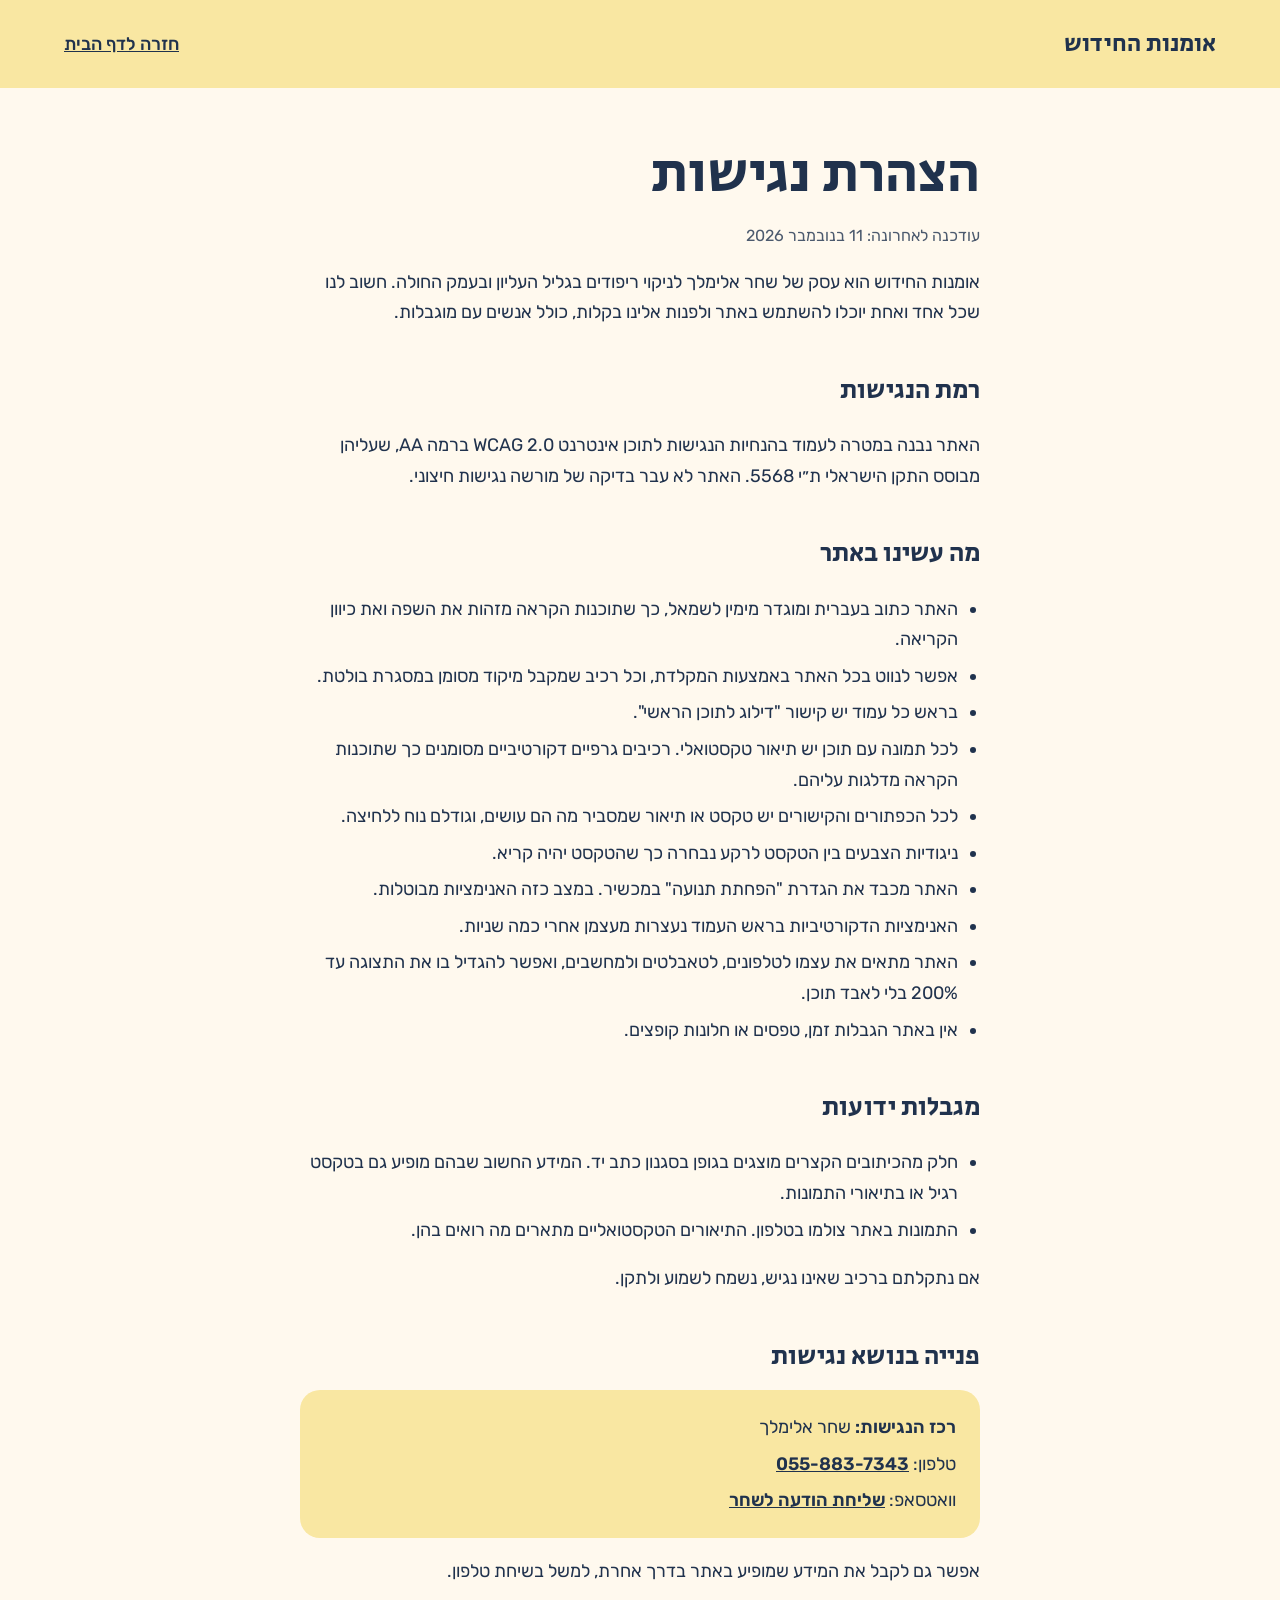
<file: accessibility.html>
<!doctype html><html lang="he" dir="rtl"><head><meta charset="utf-8"><meta name="viewport" content="width=device-width,initial-scale=1">
<title>הצהרת נגישות | אומנות החידוש</title><meta name="description" content="הצהרת הנגישות של אתר אומנות החידוש — שחר אלימלך.">
<link rel="icon" href="favicon.svg" type="image/svg+xml"><link rel="canonical" href="https://ilayelbaz2.github.io/omanut-hachidush/accessibility.html">
<style>@font-face{font-display:swap;font-family:'Secular One';font-weight:400;src:url(fonts/secular-one-hebrew-400-normal.woff2) format('woff2')}
@font-face{font-display:swap;font-family:'Secular One';font-weight:400;src:url(fonts/secular-one-latin-400-normal.woff2) format('woff2')}
@font-face{font-display:swap;font-family:'Rubik';font-weight:400;src:url(fonts/rubik-hebrew-400-normal.woff2) format('woff2')}
@font-face{font-display:swap;font-family:'Rubik';font-weight:400;src:url(fonts/rubik-latin-400-normal.woff2) format('woff2')}
@font-face{font-display:swap;font-family:'Rubik';font-weight:500;src:url(fonts/rubik-hebrew-500-normal.woff2) format('woff2')}
@font-face{font-display:swap;font-family:'Rubik';font-weight:500;src:url(fonts/rubik-latin-500-normal.woff2) format('woff2')}
@font-face{font-display:swap;font-family:'Rubik';font-weight:600;src:url(fonts/rubik-hebrew-600-normal.woff2) format('woff2')}
@font-face{font-display:swap;font-family:'Rubik';font-weight:600;src:url(fonts/rubik-latin-600-normal.woff2) format('woff2')}
@font-face{font-display:swap;font-family:'Playpen Sans Hebrew';font-weight:400;src:url(fonts/playpen-sans-hebrew-hebrew-400-normal.woff2) format('woff2')}
@font-face{font-display:swap;font-family:'Playpen Sans Hebrew';font-weight:400;src:url(fonts/playpen-sans-hebrew-latin-400-normal.woff2) format('woff2')}
@font-face{font-display:swap;font-family:'Playpen Sans Hebrew';font-weight:600;src:url(fonts/playpen-sans-hebrew-hebrew-600-normal.woff2) format('woff2')}
@font-face{font-display:swap;font-family:'Playpen Sans Hebrew';font-weight:600;src:url(fonts/playpen-sans-hebrew-latin-600-normal.woff2) format('woff2')}
*{box-sizing:border-box}body{margin:0;background:#FFF9EE;color:#20324D;font-family:'Rubik',system-ui,sans-serif;line-height:1.7;font-size:18px}
a{color:#20324D}a:focus-visible{outline:3px solid #E94D35;outline-offset:3px}
.skip{position:absolute;top:-100px;right:16px;padding:12px 18px;border-radius:999px;background:#20324D;color:#FFF9EE}.skip:focus{top:12px}
header{background:#F9E7A2;padding:22px clamp(20px,5vw,72px);display:flex;justify-content:space-between;align-items:center;gap:16px;flex-wrap:wrap}
header a.brand{font-family:'Secular One',sans-serif;font-size:24px;text-decoration:none}
header a.back{font-weight:500;min-height:44px;display:inline-flex;align-items:center}
main{max-width:760px;margin:0 auto;padding:56px clamp(20px,5vw,40px) 80px}
h1{font-family:'Secular One',sans-serif;font-weight:400;font-size:clamp(36px,6vw,56px);line-height:1.1;margin:0 0 12px}
h2{font-family:'Secular One',sans-serif;font-weight:400;font-size:26px;margin:40px 0 8px}
ul{padding-inline-start:1.2em}li{margin:6px 0}
.date{color:#4C5A6E;font-size:16px}
.box{background:#F9E7A2;border-radius:20px;padding:22px 24px;margin-top:12px}
.box a{font-weight:600}
</style></head><body>
<a class="skip" href="#main">דילוג לתוכן הראשי</a>
<header><a class="brand" href="./">אומנות החידוש</a><a class="back" href="./">חזרה לדף הבית</a></header>
<main id="main" tabindex="-1">
<h1>הצהרת נגישות</h1>
<p class="date">עודכנה לאחרונה: 11 בנובמבר 2026</p>
<p>אומנות החידוש הוא עסק של שחר אלימלך לניקוי ריפודים בגליל העליון ובעמק החולה. חשוב לנו שכל אחד ואחת יוכלו להשתמש באתר ולפנות אלינו בקלות, כולל אנשים עם מוגבלות.</p>
<h2>רמת הנגישות</h2>
<p>האתר נבנה במטרה לעמוד בהנחיות הנגישות לתוכן אינטרנט WCAG 2.0 ברמה AA, שעליהן מבוסס התקן הישראלי ת״י 5568. האתר לא עבר בדיקה של מורשה נגישות חיצוני.</p>
<h2>מה עשינו באתר</h2>
<ul>
<li>האתר כתוב בעברית ומוגדר מימין לשמאל, כך שתוכנות הקראה מזהות את השפה ואת כיוון הקריאה.</li>
<li>אפשר לנווט בכל האתר באמצעות המקלדת, וכל רכיב שמקבל מיקוד מסומן במסגרת בולטת.</li>
<li>בראש כל עמוד יש קישור "דילוג לתוכן הראשי".</li>
<li>לכל תמונה עם תוכן יש תיאור טקסטואלי. רכיבים גרפיים דקורטיביים מסומנים כך שתוכנות הקראה מדלגות עליהם.</li>
<li>לכל הכפתורים והקישורים יש טקסט או תיאור שמסביר מה הם עושים, וגודלם נוח ללחיצה.</li>
<li>ניגודיות הצבעים בין הטקסט לרקע נבחרה כך שהטקסט יהיה קריא.</li>
<li>האתר מכבד את הגדרת "הפחתת תנועה" במכשיר. במצב כזה האנימציות מבוטלות.</li>
<li>האנימציות הדקורטיביות בראש העמוד נעצרות מעצמן אחרי כמה שניות.</li>
<li>האתר מתאים את עצמו לטלפונים, לטאבלטים ולמחשבים, ואפשר להגדיל בו את התצוגה עד 200% בלי לאבד תוכן.</li>
<li>אין באתר הגבלות זמן, טפסים או חלונות קופצים.</li>
</ul>
<h2>מגבלות ידועות</h2>
<ul>
<li>חלק מהכיתובים הקצרים מוצגים בגופן בסגנון כתב יד. המידע החשוב שבהם מופיע גם בטקסט רגיל או בתיאורי התמונות.</li>
<li>התמונות באתר צולמו בטלפון. התיאורים הטקסטואליים מתארים מה רואים בהן.</li>
</ul>
<p>אם נתקלתם ברכיב שאינו נגיש, נשמח לשמוע ולתקן.</p>
<h2>פנייה בנושא נגישות</h2>
<div class="box">
<p style="margin:0 0 6px"><strong>רכז הנגישות:</strong> שחר אלימלך</p>
<p style="margin:0 0 6px">טלפון: <a href="tel:+972558837343" dir="ltr">055-883-7343</a></p>
<p style="margin:0">וואטסאפ: <a href="https://wa.me/972558837343">שליחת הודעה לשחר</a></p>
</div>
<p>אפשר גם לקבל את המידע שמופיע באתר בדרך אחרת, למשל בשיחת טלפון.</p>
</main></body></html>
</file>
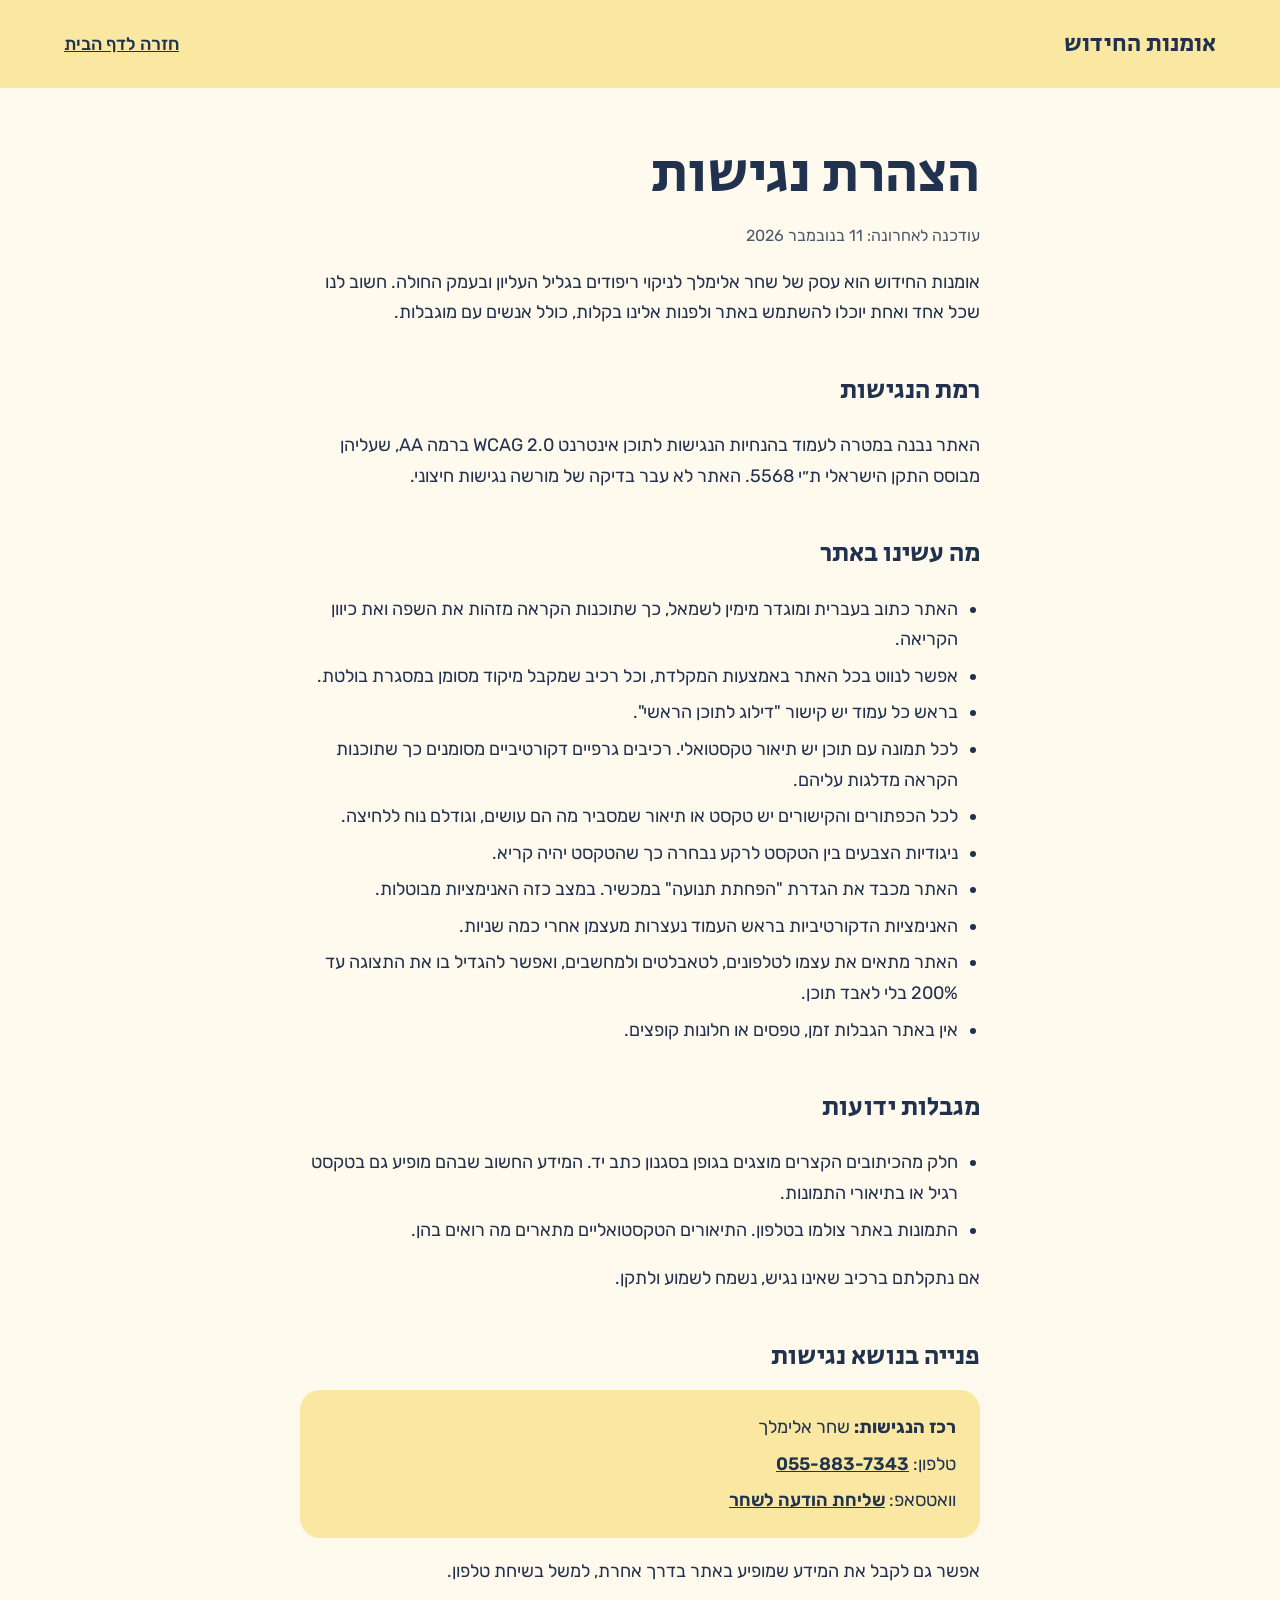
<file: lovable-src/accessibility.html>
<!doctype html><html lang="he" dir="rtl"><head><meta charset="utf-8"><meta name="viewport" content="width=device-width,initial-scale=1">
<title>הצהרת נגישות | אומנות החידוש</title><meta name="description" content="הצהרת הנגישות של אתר אומנות החידוש — שחר אלימלך.">
<link rel="icon" href="favicon.svg" type="image/svg+xml"><link rel="canonical" href="https://ilayelbaz2.github.io/omanut-hachidush/accessibility.html">
<style>@import url('https://fonts.googleapis.com/css2?family=Secular+One&family=Rubik:wght@400;500&display=swap');
*{box-sizing:border-box}body{margin:0;background:#FFF9EE;color:#20324D;font-family:'Rubik',system-ui,sans-serif;line-height:1.7;font-size:18px}
a{color:#20324D}a:focus-visible{outline:3px solid #E94D35;outline-offset:3px}
.skip{position:absolute;top:-100px;right:16px;padding:12px 18px;border-radius:999px;background:#20324D;color:#FFF9EE}.skip:focus{top:12px}
header{background:#F9E7A2;padding:22px clamp(20px,5vw,72px);display:flex;justify-content:space-between;align-items:center;gap:16px;flex-wrap:wrap}
header a.brand{font-family:'Secular One',sans-serif;font-size:24px;text-decoration:none}
header a.back{font-weight:500;min-height:44px;display:inline-flex;align-items:center}
main{max-width:760px;margin:0 auto;padding:56px clamp(20px,5vw,40px) 80px}
h1{font-family:'Secular One',sans-serif;font-weight:400;font-size:clamp(36px,6vw,56px);line-height:1.1;margin:0 0 12px}
h2{font-family:'Secular One',sans-serif;font-weight:400;font-size:26px;margin:40px 0 8px}
ul{padding-inline-start:1.2em}li{margin:6px 0}
.date{color:#4C5A6E;font-size:16px}
.box{background:#F9E7A2;border-radius:20px;padding:22px 24px;margin-top:12px}
.box a{font-weight:600}
</style></head><body>
<a class="skip" href="#main">דילוג לתוכן הראשי</a>
<header><a class="brand" href="./">אומנות החידוש</a><a class="back" href="./">חזרה לדף הבית</a></header>
<main id="main" tabindex="-1">
<h1>הצהרת נגישות</h1>
<p class="date">עודכנה לאחרונה: 11 בנובמבר 2026</p>
<p>אומנות החידוש הוא עסק של שחר אלימלך לניקוי ריפודים בגליל העליון ובעמק החולה. חשוב לנו שכל אחד ואחת יוכלו להשתמש באתר ולפנות אלינו בקלות, כולל אנשים עם מוגבלות.</p>
<h2>רמת הנגישות</h2>
<p>האתר נבנה במטרה לעמוד בהנחיות הנגישות לתוכן אינטרנט WCAG 2.0 ברמה AA, שעליהן מבוסס התקן הישראלי ת״י 5568. האתר לא עבר בדיקה של מורשה נגישות חיצוני.</p>
<h2>מה עשינו באתר</h2>
<ul>
<li>האתר כתוב בעברית ומוגדר מימין לשמאל, כך שתוכנות הקראה מזהות את השפה ואת כיוון הקריאה.</li>
<li>אפשר לנווט בכל האתר באמצעות המקלדת, וכל רכיב שמקבל מיקוד מסומן במסגרת בולטת.</li>
<li>בראש כל עמוד יש קישור "דילוג לתוכן הראשי".</li>
<li>לכל תמונה עם תוכן יש תיאור טקסטואלי. רכיבים גרפיים דקורטיביים מסומנים כך שתוכנות הקראה מדלגות עליהם.</li>
<li>לכל הכפתורים והקישורים יש טקסט או תיאור שמסביר מה הם עושים, וגודלם נוח ללחיצה.</li>
<li>ניגודיות הצבעים בין הטקסט לרקע נבחרה כך שהטקסט יהיה קריא.</li>
<li>האתר מכבד את הגדרת "הפחתת תנועה" במכשיר. במצב כזה האנימציות מבוטלות.</li>
<li>האנימציות הדקורטיביות בראש העמוד נעצרות מעצמן אחרי כמה שניות.</li>
<li>האתר מתאים את עצמו לטלפונים, לטאבלטים ולמחשבים, ואפשר להגדיל בו את התצוגה עד 200% בלי לאבד תוכן.</li>
<li>אין באתר הגבלות זמן, טפסים או חלונות קופצים.</li>
</ul>
<h2>מגבלות ידועות</h2>
<ul>
<li>חלק מהכיתובים הקצרים מוצגים בגופן בסגנון כתב יד. המידע החשוב שבהם מופיע גם בטקסט רגיל או בתיאורי התמונות.</li>
<li>התמונות באתר צולמו בטלפון. התיאורים הטקסטואליים מתארים מה רואים בהן.</li>
</ul>
<p>אם נתקלתם ברכיב שאינו נגיש, נשמח לשמוע ולתקן.</p>
<h2>פנייה בנושא נגישות</h2>
<div class="box">
<p style="margin:0 0 6px"><strong>רכז הנגישות:</strong> שחר אלימלך</p>
<p style="margin:0 0 6px">טלפון: <a href="tel:+972558837343" dir="ltr">055-883-7343</a></p>
<p style="margin:0">וואטסאפ: <a href="https://wa.me/972558837343">שליחת הודעה לשחר</a></p>
</div>
<p>אפשר גם לקבל את המידע שמופיע באתר בדרך אחרת, למשל בשיחת טלפון.</p>
</main></body></html>
</file>
